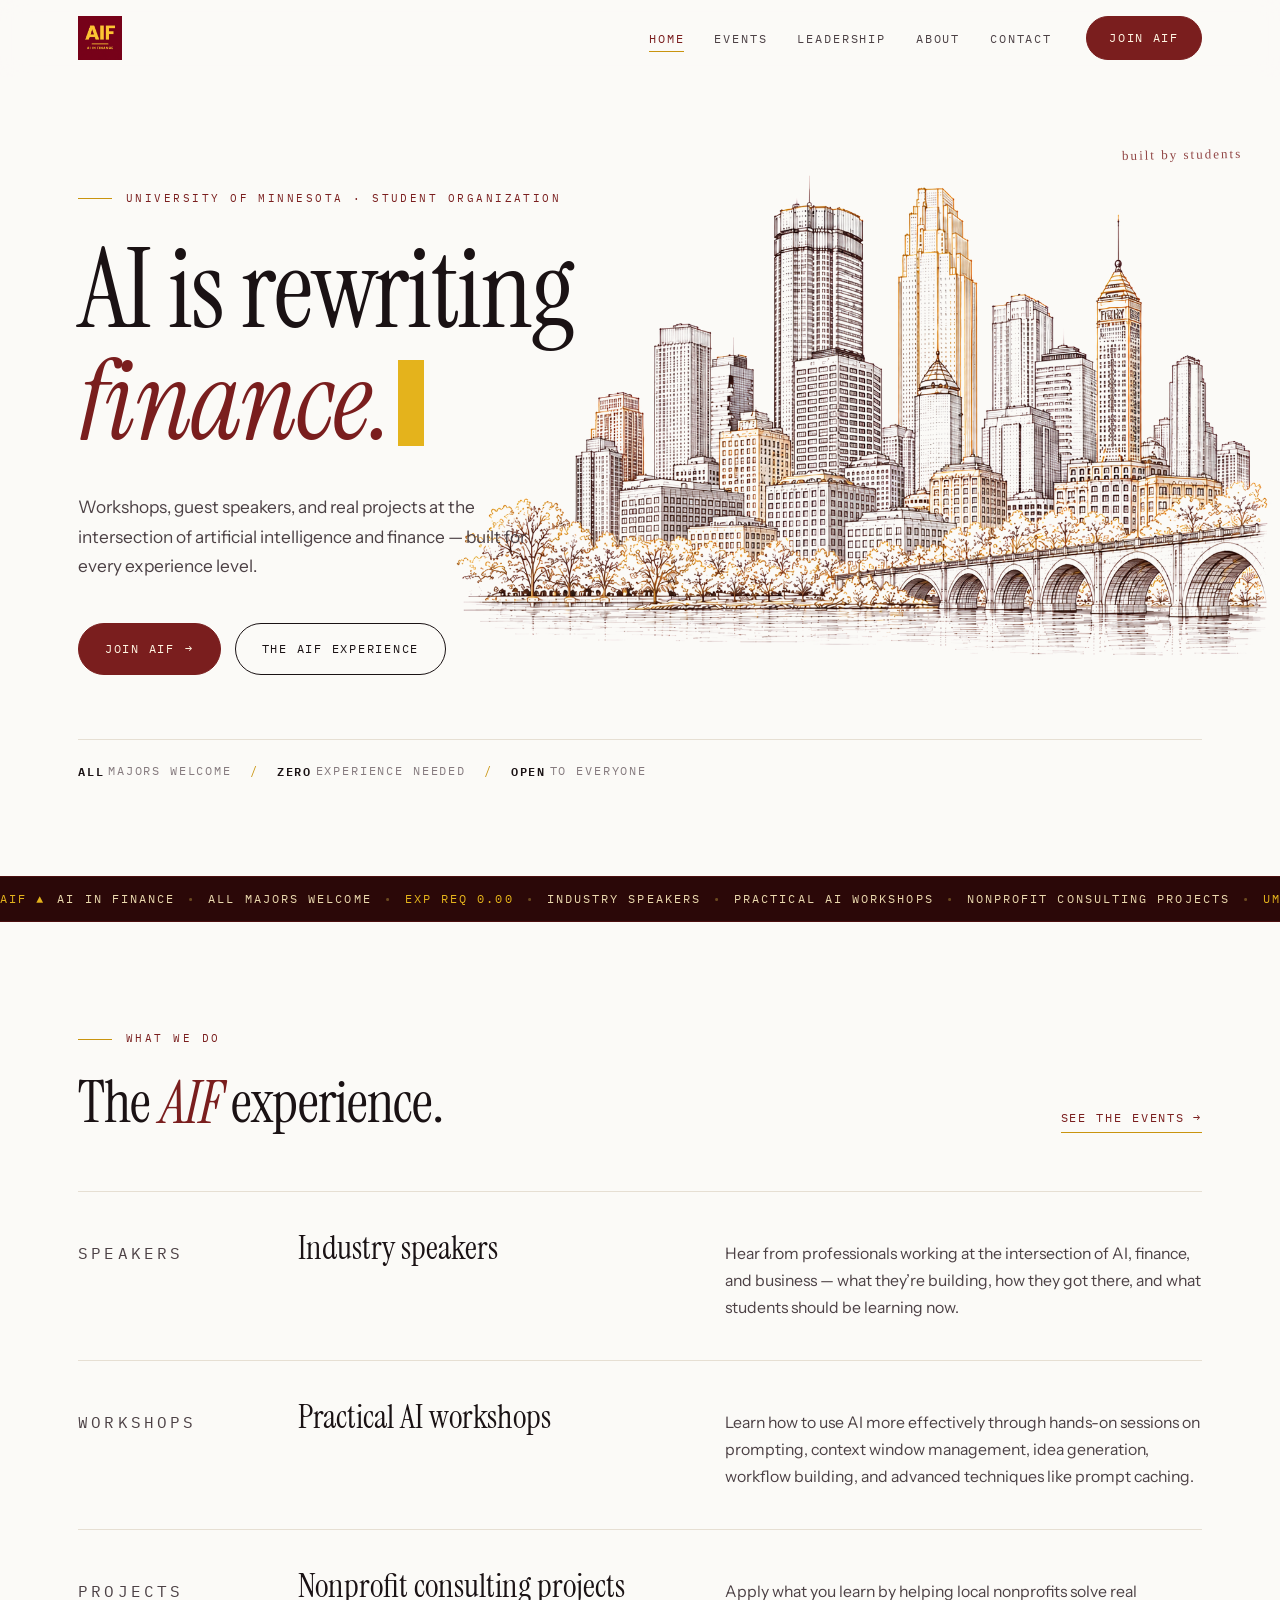
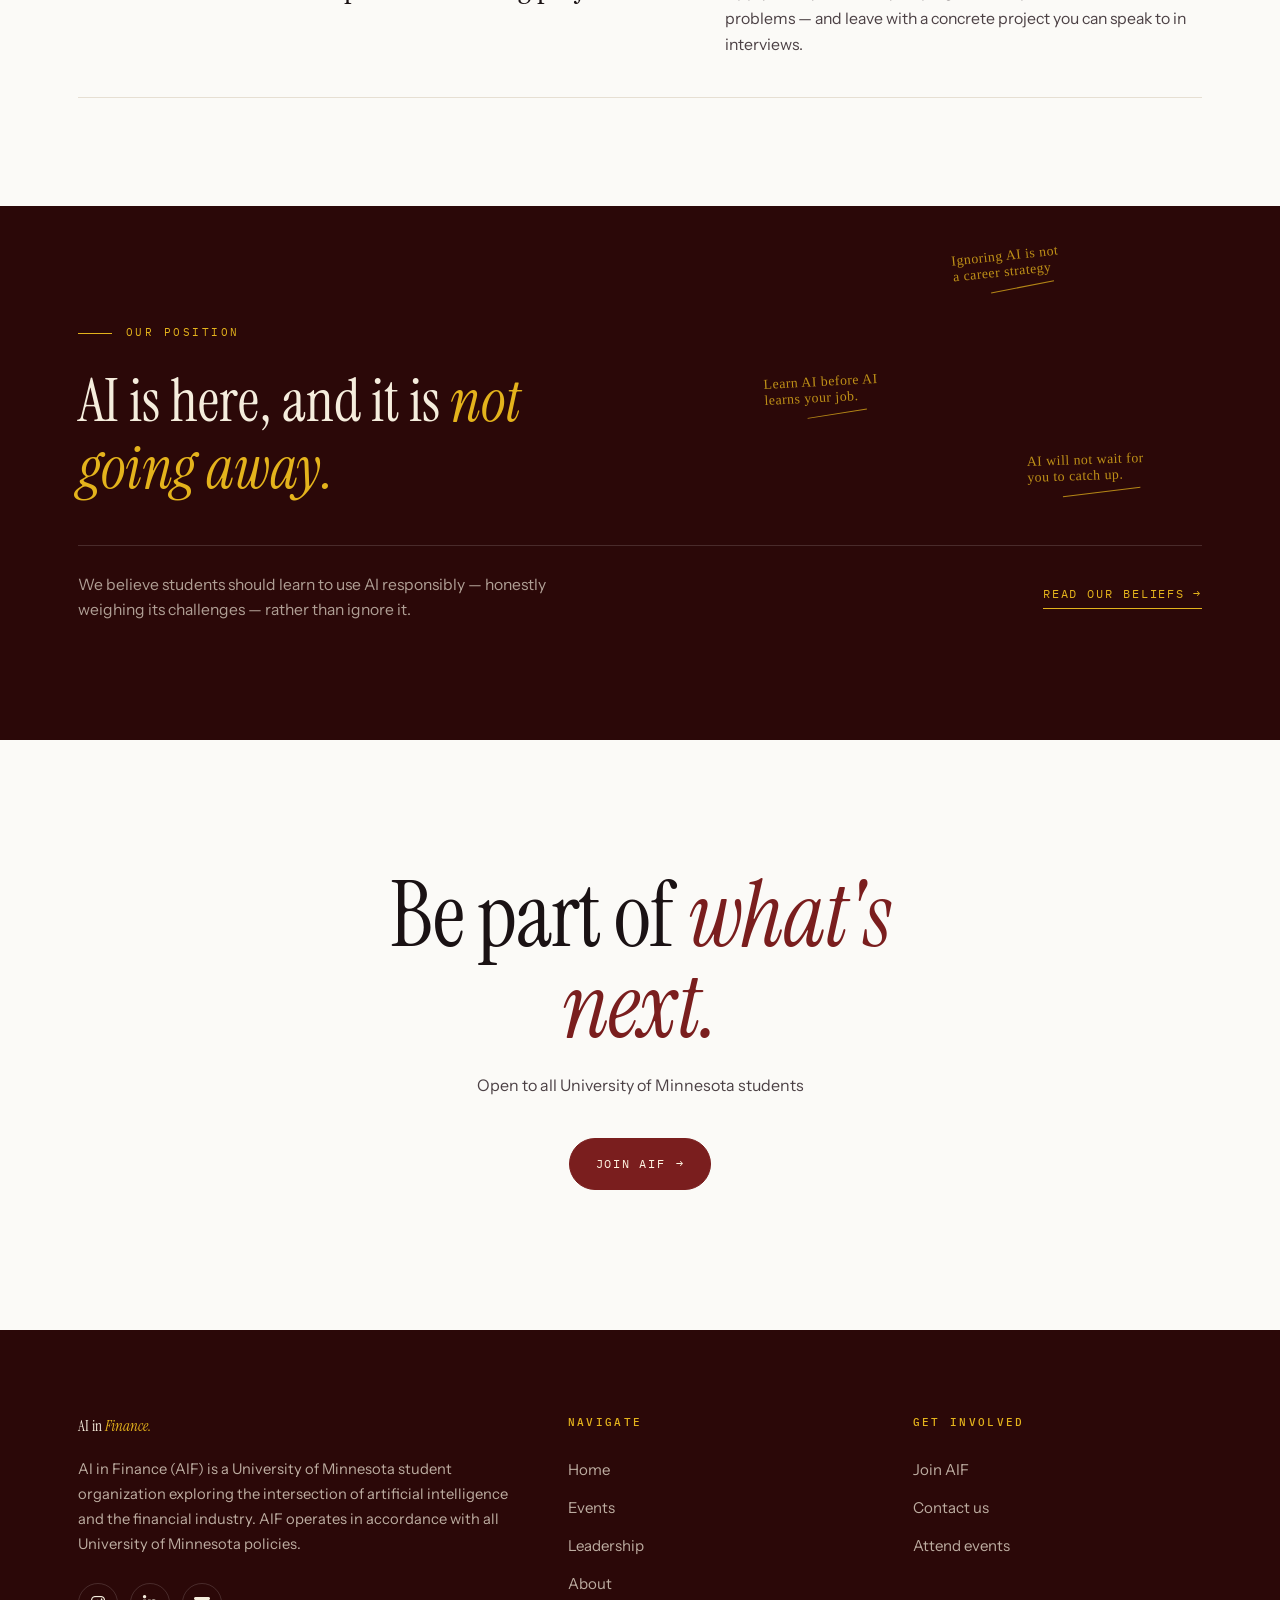
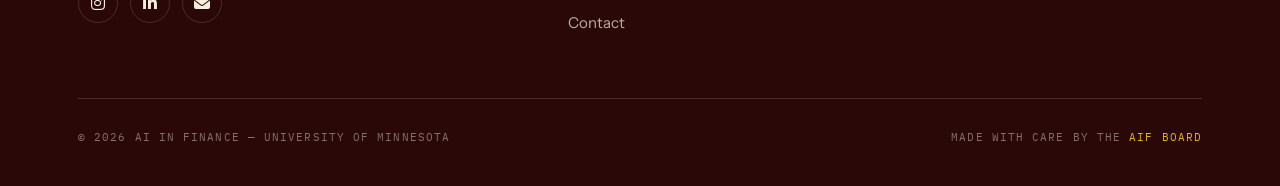
<file: index.html>
<!DOCTYPE html>
<html lang="en">
<head>
  <meta charset="UTF-8" />
  <meta name="viewport" content="width=device-width, initial-scale=1.0" />
  <title>AI in Finance — University of Minnesota</title>
  <meta name="description" content="AI in Finance (AIF) is a University of Minnesota student organization exploring how artificial intelligence is reshaping markets, investing, and the future of money. Open to all majors." />
  <link rel="icon" type="image/png" href="assets/images/brand/aif-logo.png" />
  <link rel="stylesheet" href="style.css" />
  <link rel="preconnect" href="https://fonts.googleapis.com" />
  <link rel="preconnect" href="https://fonts.gstatic.com" crossorigin />
  <link href="https://fonts.googleapis.com/css2?family=Instrument+Serif:ital@0;1&family=Instrument+Sans:wght@400;500;600&family=IBM+Plex+Mono:wght@400;500&display=swap" rel="stylesheet" />
  <link rel="stylesheet" href="https://cdnjs.cloudflare.com/ajax/libs/font-awesome/6.5.0/css/all.min.css" />
</head>
<body>

  <!-- NAVBAR -->
  <nav class="navbar">
    <div class="container navbar-inner">
      <a href="index.html" class="navbar-logo" aria-label="AI in Finance — University of Minnesota, home">
        <img src="assets/images/brand/aif-logo.png" alt="AI in Finance — University of Minnesota" class="navbar-logo-img" />
      </a>
      <div class="navbar-right">
        <ul class="navbar-links">
          <li><a href="index.html">Home</a></li>
          <li><a href="events.html">Events</a></li>
          <li><a href="team.html">Leadership</a></li>
          <li><a href="about.html">About</a></li>
          <li><a href="contact.html">Contact</a></li>
        </ul>
        <a href="contact.html" class="btn btn-solid navbar-cta">Join AIF</a>
      </div>
      <button class="hamburger" id="hamburger" aria-label="Menu">
        <span></span><span></span><span></span>
      </button>
    </div>
    <div class="mobile-menu" id="mobileMenu" style="display:none;">
      <a href="index.html">Home</a>
      <a href="events.html">Events</a>
      <a href="team.html">Leadership</a>
      <a href="about.html">About</a>
      <a href="contact.html">Contact</a>
    </div>
  </nav>

  <!-- HERO -->
  <header class="hero">
    <div class="container">
      <p class="eyebrow">University of Minnesota · Student Organization</p>
      <h1 class="display">
        AI is rewriting<br />
        <span class="rewrite-wrap"><span class="rewrite" id="rewriteWord">finance.</span><span class="caret" aria-hidden="true"></span></span>
      </h1>
      <p class="hero-lead">Workshops, guest speakers, and real projects at the intersection of artificial intelligence and finance — built for every experience level.</p>
      <div class="hero-actions">
        <a href="contact.html" class="btn btn-solid">Join AIF <span class="arrow">→</span></a>
        <a href="#experience" class="btn btn-ghost">The AIF experience</a>
      </div>
      <div class="hero-skyline" aria-hidden="true">
        <img src="assets/images/heroes/minneapolis-skyline.png" alt="" />
      </div>
      <div class="hero-student-note" aria-hidden="true">built by students</div>
      <div class="hero-facts" aria-label="Membership facts">
        <span><b>All</b> majors welcome</span>
        <span><b>Zero</b> experience needed</span>
        <span><b>Open</b> to everyone</span>
      </div>
    </div>
  </header>

  <!-- TICKER -->
  <div class="ticker" aria-hidden="true">
    <div class="ticker-track">
      <div class="ticker-group">
        <span class="up">AIF ▲</span><span>AI in Finance</span><span class="dot"></span>
        <span>All majors welcome</span><span class="dot"></span>
        <span class="up">EXP REQ 0.00</span><span class="dot"></span>
        <span>Industry speakers</span><span class="dot"></span>
        <span>Practical AI workshops</span><span class="dot"></span>
        <span>Nonprofit consulting projects</span><span class="dot"></span>
        <span class="up">UMN ▲</span><span>University of Minnesota</span><span class="dot"></span>
      </div>
    </div>
  </div>

  <!-- EXPERIENCE -->
  <section class="section" id="experience">
    <div class="container">
      <div class="section-head reveal">
        <div>
          <p class="eyebrow">What we do</p>
          <h2 class="display">The <em>AIF</em> experience.</h2>
        </div>
        <a href="events.html" class="link-plain">See the events <span>→</span></a>
      </div>

      <div class="ledger">
        <article class="ledger-row reveal">
          <p class="ledger-tag">Speakers</p>
          <h3>Industry speakers</h3>
          <p>Hear from professionals working at the intersection of AI, finance, and business — what they’re building, how they got there, and what students should be learning now.</p>
        </article>
        <article class="ledger-row reveal">
          <p class="ledger-tag">Workshops</p>
          <h3>Practical AI workshops</h3>
          <p>Learn how to use AI more effectively through hands-on sessions on prompting, context window management, idea generation, workflow building, and advanced techniques like prompt caching.</p>
        </article>
        <article class="ledger-row reveal">
          <p class="ledger-tag">Projects</p>
          <h3>Nonprofit consulting projects</h3>
          <p>Apply what you learn by helping local nonprofits solve real problems — and leave with a concrete project you can speak to in interviews.</p>
        </article>
      </div>
    </div>
  </section>

  <!-- BELIEF BAND -->
  <section class="belief-band">
    <div class="container">
      <p class="eyebrow reveal">Our position</p>
      <blockquote class="reveal">AI is here, and it is <em>not going away.</em></blockquote>
      <div class="belief-notes" aria-hidden="true">
        <div class="belief-note belief-note-top">Ignoring AI is not<br />a career strategy</div>
        <div class="belief-note belief-note-middle">Learn AI before AI<br />learns your job.</div>
        <div class="belief-note belief-note-lower">AI will not wait for<br />you to catch up.</div>
      </div>
      <div class="band-foot reveal">
        <p>We believe students should learn to use AI responsibly — honestly weighing its challenges — rather than ignore it.</p>
        <a href="about.html" class="link-plain">Read our beliefs <span>→</span></a>
      </div>
    </div>
  </section>

  <!-- JOIN CTA -->
  <section class="join-cta">
    <div class="container">
      <h2 class="display reveal">Be part of <em>what's next.</em></h2>
      <p class="reveal">Open to all University of Minnesota students</p>
      <a href="contact.html" class="btn btn-solid reveal">Join AIF <span class="arrow">→</span></a>
    </div>
  </section>

  <!-- FOOTER -->
  <footer class="footer">
    <div class="container">
      <div class="footer-grid">
        <div class="footer-brand">
          <p class="footer-word">AI in <em>Finance.</em></p>
          <p>AI in Finance (AIF) is a University of Minnesota student organization exploring the intersection of artificial intelligence and the financial industry. AIF operates in accordance with all University of Minnesota policies.</p>
          <div class="footer-social">
            <a href="https://instagram.com/aifclub_umn" target="_blank" rel="noopener" aria-label="Instagram"><i class="fa-brands fa-instagram"></i></a>
            <a href="https://www.linkedin.com/company/umnaif" target="_blank" rel="noopener" aria-label="LinkedIn"><i class="fa-brands fa-linkedin-in"></i></a>
            <a href="mailto:aif@umn.edu" aria-label="Email"><i class="fa-solid fa-envelope"></i></a>
          </div>
        </div>
        <div class="footer-col">
          <h5>Navigate</h5>
          <a href="index.html">Home</a>
          <a href="events.html">Events</a>
          <a href="team.html">Leadership</a>
          <a href="about.html">About</a>
          <a href="contact.html">Contact</a>
        </div>
        <div class="footer-col">
          <h5>Get involved</h5>
          <a href="contact.html">Join AIF</a>
          <a href="contact.html">Contact us</a>
          <a href="events.html">Attend events</a>
        </div>
      </div>
      <div class="footer-bottom">
        <p>© 2026 AI in Finance — University of Minnesota</p>
        <p>Made with care by the <span>AIF Board</span></p>
      </div>
    </div>
  </footer>

  <script src="script.js"></script>
</body>
</html>
</file>
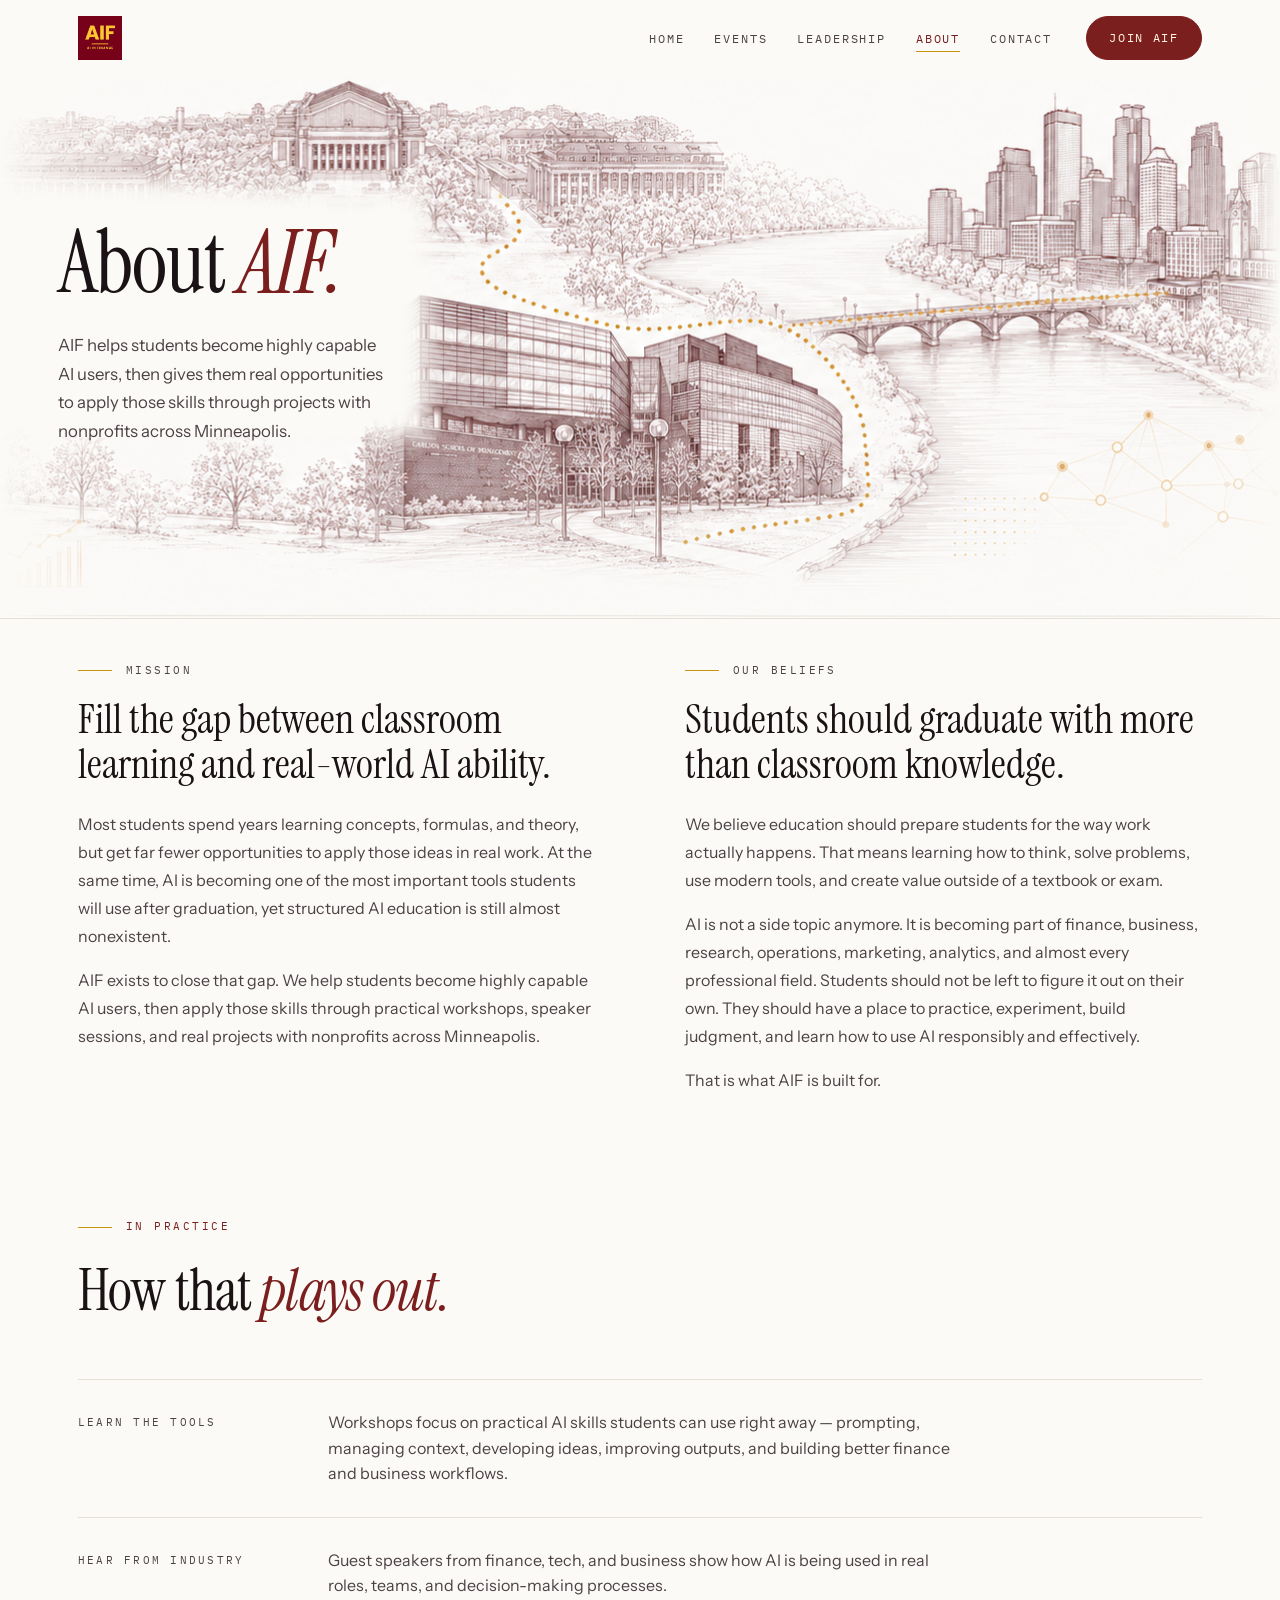
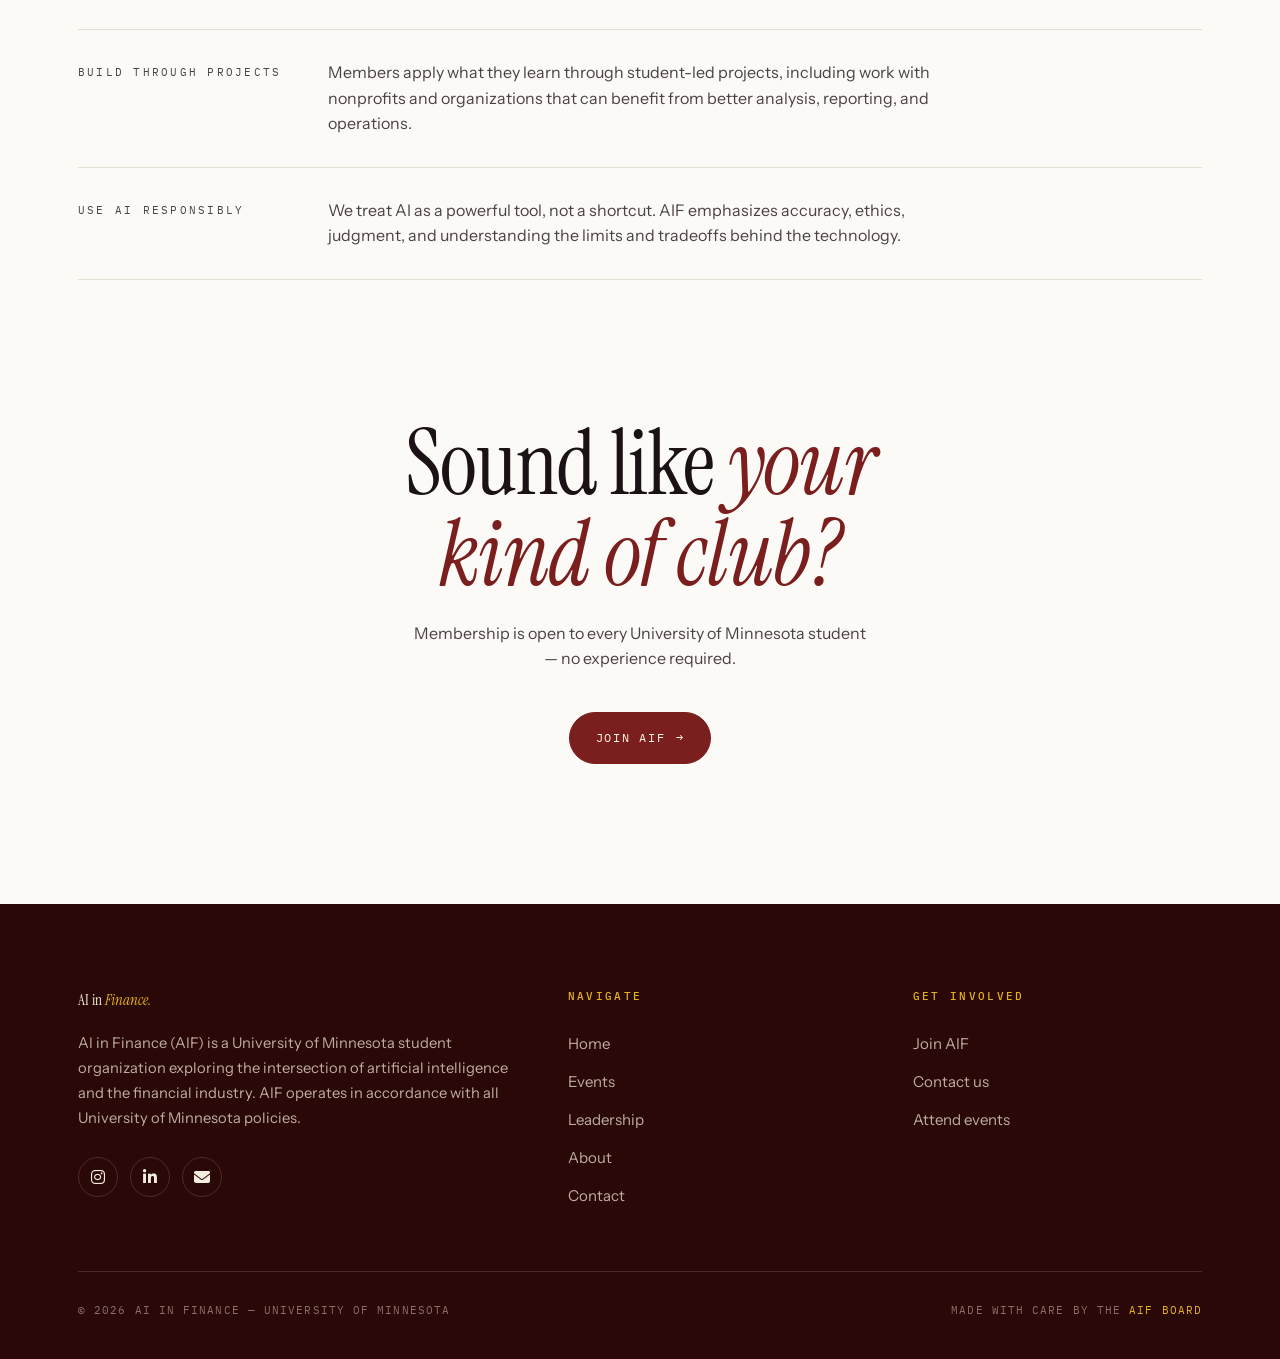
<file: about.html>
<!DOCTYPE html>
<html lang="en">
<head>
  <meta charset="UTF-8" />
  <meta name="viewport" content="width=device-width, initial-scale=1.0" />
  <title>About — AI in Finance | University of Minnesota</title>
  <meta name="description" content="AIF builds AI literacy for students pursuing careers in finance, business, and beyond." />
  <link rel="icon" type="image/png" href="assets/images/brand/aif-logo.png" />
  <link rel="stylesheet" href="style.css" />
  <link rel="preconnect" href="https://fonts.googleapis.com" />
  <link rel="preconnect" href="https://fonts.gstatic.com" crossorigin />
  <link href="https://fonts.googleapis.com/css2?family=Instrument+Serif:ital@0;1&family=Instrument+Sans:wght@400;500;600&family=IBM+Plex+Mono:wght@400;500&display=swap" rel="stylesheet" />
  <link rel="stylesheet" href="https://cdnjs.cloudflare.com/ajax/libs/font-awesome/6.5.0/css/all.min.css" />
</head>
<body class="about-page">

  <!-- NAVBAR -->
  <nav class="navbar">
    <div class="container navbar-inner">
      <a href="index.html" class="navbar-logo" aria-label="AI in Finance — University of Minnesota, home">
        <img src="assets/images/brand/aif-logo.png" alt="AI in Finance — University of Minnesota" class="navbar-logo-img" />
      </a>
      <div class="navbar-right">
        <ul class="navbar-links">
          <li><a href="index.html">Home</a></li>
          <li><a href="events.html">Events</a></li>
          <li><a href="team.html">Leadership</a></li>
          <li><a href="about.html">About</a></li>
          <li><a href="contact.html">Contact</a></li>
        </ul>
        <a href="contact.html" class="btn btn-solid navbar-cta">Join AIF</a>
      </div>
      <button class="hamburger" id="hamburger" aria-label="Menu">
        <span></span><span></span><span></span>
      </button>
    </div>
    <div class="mobile-menu" id="mobileMenu" style="display:none;">
      <a href="index.html">Home</a>
      <a href="events.html">Events</a>
      <a href="team.html">Leadership</a>
      <a href="about.html">About</a>
      <a href="contact.html">Contact</a>
    </div>
  </nav>

  <!-- PAGE HERO -->
  <section class="page-hero about-fixed-hero" aria-label="About AIF">
    <div class="about-fixed-hero-illustration" aria-hidden="true">
      <img src="assets/images/sketches/about-current-hero.png" alt="" loading="eager" fetchpriority="high" />
    </div>
    <div class="container about-fixed-hero-content">
      <div class="about-fixed-hero-copy">
        <p class="eyebrow about-fixed-hero-eyebrow">WHO WE ARE</p>
        <h1 class="display">About <em>AIF.</em></h1>
        <p class="page-lead">AIF helps students become highly capable AI users, then gives them real opportunities to apply those skills through projects with nonprofits across Minneapolis.</p>
      </div>
    </div>
  </section>

  <!-- MISSION + BELIEFS -->
  <section class="section about-core-section">
    <div class="container">
      <div class="about-grid">
        <div class="reveal">
          <p class="eyebrow">Mission</p>
          <h2>Fill the gap between classroom learning and real-world AI ability.</h2>
          <p>Most students spend years learning concepts, formulas, and theory, but get far fewer opportunities to apply those ideas in real work. At the same time, AI is becoming one of the most important tools students will use after graduation, yet structured AI education is still almost nonexistent.</p>
          <p>AIF exists to close that gap. We help students become highly capable AI users, then apply those skills through practical workshops, speaker sessions, and real projects with nonprofits across Minneapolis.</p>
        </div>
        <div class="reveal">
          <p class="eyebrow">Our beliefs</p>
          <h2>Students should graduate with more than classroom knowledge.</h2>
          <p>We believe education should prepare students for the way work actually happens. That means learning how to think, solve problems, use modern tools, and create value outside of a textbook or exam.</p>
          <p>AI is not a side topic anymore. It is becoming part of finance, business, research, operations, marketing, analytics, and almost every professional field. Students should not be left to figure it out on their own. They should have a place to practice, experiment, build judgment, and learn how to use AI responsibly and effectively.</p>
          <p>That is what AIF is built for.</p>
        </div>
      </div>
    </div>
  </section>

  <!-- HOW WE OPERATE -->
  <section class="section" style="padding-top: 0;">
    <div class="container">
      <div class="section-head reveal">
        <div>
          <p class="eyebrow">IN PRACTICE</p>
          <h2 class="display">How that <em>plays out.</em></h2>
        </div>
      </div>
      <div class="about-principles">
        <div class="principle reveal">
          <p class="ledger-tag">LEARN THE TOOLS</p>
          <p>Workshops focus on practical AI skills students can use right away — prompting, managing context, developing ideas, improving outputs, and building better finance and business workflows.</p>
        </div>
        <div class="principle reveal">
          <p class="ledger-tag">HEAR FROM INDUSTRY</p>
          <p>Guest speakers from finance, tech, and business show how AI is being used in real roles, teams, and decision-making processes.</p>
        </div>
        <div class="principle reveal">
          <p class="ledger-tag">BUILD THROUGH PROJECTS</p>
          <p>Members apply what they learn through student-led projects, including work with nonprofits and organizations that can benefit from better analysis, reporting, and operations.</p>
        </div>
        <div class="principle reveal">
          <p class="ledger-tag">USE AI RESPONSIBLY</p>
          <p>We treat AI as a powerful tool, not a shortcut. AIF emphasizes accuracy, ethics, judgment, and understanding the limits and tradeoffs behind the technology.</p>
        </div>
      </div>
    </div>
  </section>

  <!-- JOIN CTA -->
  <section class="join-cta" style="padding-top: 30px;">
    <div class="container">
      <h2 class="display reveal">Sound like <em>your kind of club?</em></h2>
      <p class="reveal">Membership is open to every University of Minnesota student — no experience required.</p>
      <a href="contact.html" class="btn btn-solid reveal">Join AIF <span class="arrow">→</span></a>
    </div>
  </section>

  <!-- FOOTER -->
  <footer class="footer">
    <div class="container">
      <div class="footer-grid">
        <div class="footer-brand">
          <p class="footer-word">AI in <em>Finance.</em></p>
          <p>AI in Finance (AIF) is a University of Minnesota student organization exploring the intersection of artificial intelligence and the financial industry. AIF operates in accordance with all University of Minnesota policies.</p>
          <div class="footer-social">
            <a href="https://instagram.com/aifclub_umn" target="_blank" rel="noopener" aria-label="Instagram"><i class="fa-brands fa-instagram"></i></a>
            <a href="https://www.linkedin.com/company/umnaif" target="_blank" rel="noopener" aria-label="LinkedIn"><i class="fa-brands fa-linkedin-in"></i></a>
            <a href="mailto:aif@umn.edu" aria-label="Email"><i class="fa-solid fa-envelope"></i></a>
          </div>
        </div>
        <div class="footer-col">
          <h5>Navigate</h5>
          <a href="index.html">Home</a>
          <a href="events.html">Events</a>
          <a href="team.html">Leadership</a>
          <a href="about.html">About</a>
          <a href="contact.html">Contact</a>
        </div>
        <div class="footer-col">
          <h5>Get involved</h5>
          <a href="contact.html">Join AIF</a>
          <a href="contact.html">Contact us</a>
          <a href="events.html">Attend events</a>
        </div>
      </div>
      <div class="footer-bottom">
        <p>© 2026 AI in Finance — University of Minnesota</p>
        <p>Made with care by the <span>AIF Board</span></p>
      </div>
    </div>
  </footer>

  <script src="script.js"></script>
</body>
</html>
</file>
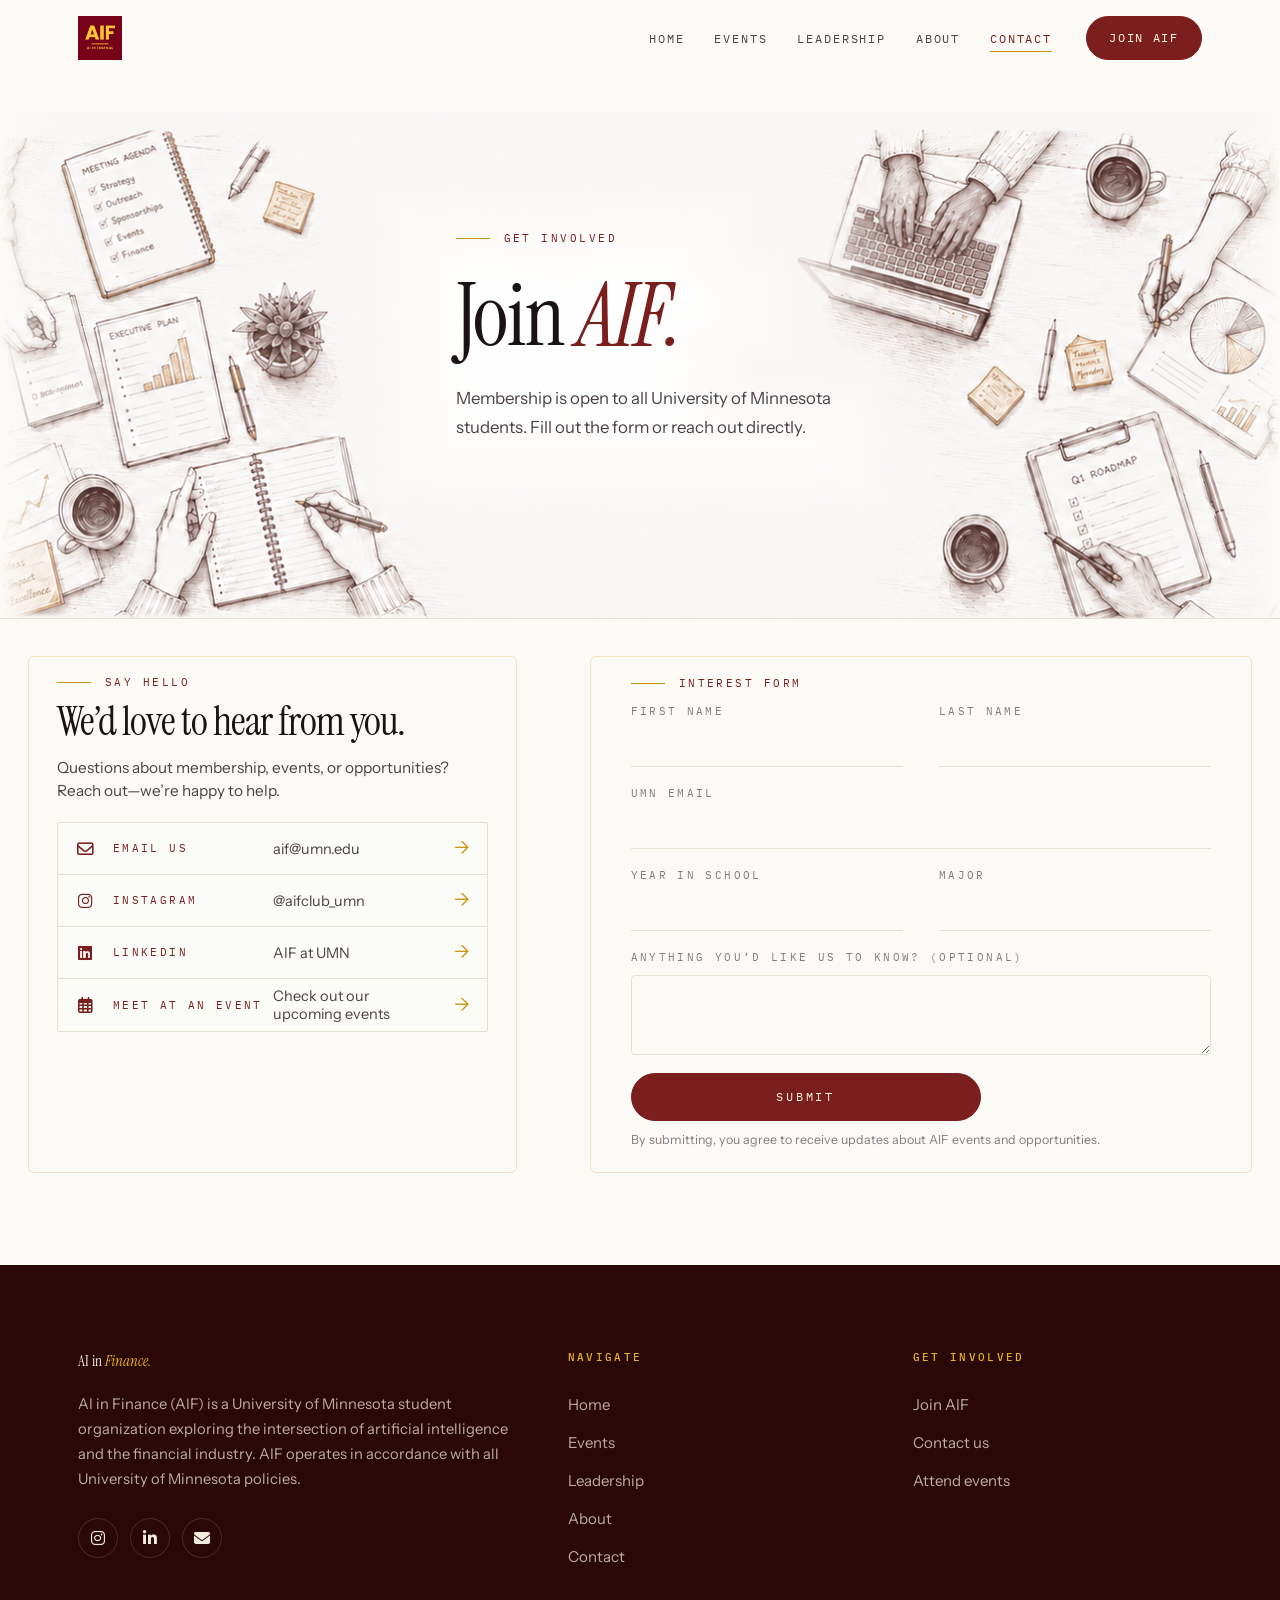
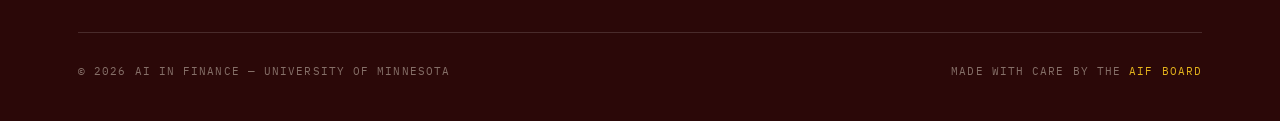
<file: contact.html>
<!DOCTYPE html>
<html lang="en">
<head>
  <meta charset="UTF-8" />
  <meta name="viewport" content="width=device-width, initial-scale=1.0" />
  <title>Join — AI in Finance | University of Minnesota</title>
  <meta name="description" content="Join AI in Finance (AIF) at the University of Minnesota. Open to all majors — no experience needed." />
  <link rel="icon" type="image/png" href="assets/images/brand/aif-logo.png" />
  <link rel="stylesheet" href="style.css" />
  <link rel="preconnect" href="https://fonts.googleapis.com" />
  <link rel="preconnect" href="https://fonts.gstatic.com" crossorigin />
  <link href="https://fonts.googleapis.com/css2?family=Instrument+Serif:ital@0;1&family=Instrument+Sans:wght@400;500;600&family=IBM+Plex+Mono:wght@400;500&display=swap" rel="stylesheet" />
  <link rel="stylesheet" href="https://cdnjs.cloudflare.com/ajax/libs/font-awesome/6.5.0/css/all.min.css" />
</head>
<body class="contact-page">

  <!-- NAVBAR -->
  <nav class="navbar">
    <div class="container navbar-inner">
      <a href="index.html" class="navbar-logo" aria-label="AI in Finance — University of Minnesota, home">
        <img src="assets/images/brand/aif-logo.png" alt="AI in Finance — University of Minnesota" class="navbar-logo-img" />
      </a>
      <div class="navbar-right">
        <ul class="navbar-links">
          <li><a href="index.html">Home</a></li>
          <li><a href="events.html">Events</a></li>
          <li><a href="team.html">Leadership</a></li>
          <li><a href="about.html">About</a></li>
          <li><a href="contact.html">Contact</a></li>
        </ul>
        <a href="contact.html" class="btn btn-solid navbar-cta">Join AIF</a>
      </div>
      <button class="hamburger" id="hamburger" aria-label="Menu">
        <span></span><span></span><span></span>
      </button>
    </div>
    <div class="mobile-menu" id="mobileMenu" style="display:none;">
      <a href="index.html">Home</a>
      <a href="events.html">Events</a>
      <a href="team.html">Leadership</a>
      <a href="about.html">About</a>
      <a href="contact.html">Contact</a>
    </div>
  </nav>

  <!-- PAGE HERO -->
  <section class="page-hero join-map-hero" aria-label="Join AIF">
    <div class="join-hero-illustration" aria-hidden="true">
      <img src="assets/images/sketches/join-tabletop-hero.png" alt="" loading="eager" fetchpriority="high" />
    </div>
    <div class="container join-hero-content">
      <p class="eyebrow">Get involved</p>
      <h1 class="display">Join <em>AIF.</em></h1>
      <p class="page-lead">Membership is open to all University of Minnesota students. Fill out the form or reach out directly.</p>
    </div>
  </section>

  <!-- CONTACT -->
  <section class="section contact-lower" aria-label="Contact AIF and submit interest form">
    <div class="container">
      <div class="contact-lower-grid">

        <!-- Say hello -->
        <div class="contact-lower-panel contact-hello-panel reveal">
          <p class="eyebrow">Say hello</p>
          <h2>We’d love to hear from you.</h2>
          <p class="contact-lower-copy">Questions about membership, events, or opportunities?<br />Reach out—we’re happy to help.</p>

          <div class="contact-links-card" aria-label="AIF contact links">
            <a class="contact-link-row" href="mailto:aif@umn.edu">
              <span class="contact-link-icon" aria-hidden="true"><i class="fa-regular fa-envelope"></i></span>
              <span class="contact-link-label">Email us</span>
              <span class="contact-link-value">aif@umn.edu</span>
              <span class="contact-link-arrow" aria-hidden="true">→</span>
            </a>

            <a class="contact-link-row" href="https://instagram.com/aifclub_umn" target="_blank" rel="noopener">
              <span class="contact-link-icon" aria-hidden="true"><i class="fa-brands fa-instagram"></i></span>
              <span class="contact-link-label">Instagram</span>
              <span class="contact-link-value">@aifclub_umn</span>
              <span class="contact-link-arrow" aria-hidden="true">→</span>
            </a>

            <a class="contact-link-row" href="https://www.linkedin.com/company/umnaif" target="_blank" rel="noopener">
              <span class="contact-link-icon" aria-hidden="true"><i class="fa-brands fa-linkedin"></i></span>
              <span class="contact-link-label">LinkedIn</span>
              <span class="contact-link-value">AIF at UMN</span>
              <span class="contact-link-arrow" aria-hidden="true">→</span>
            </a>

            <a class="contact-link-row" href="events.html">
              <span class="contact-link-icon" aria-hidden="true"><i class="fa-regular fa-calendar-days"></i></span>
              <span class="contact-link-label">Meet at an event</span>
              <span class="contact-link-value">Check out our upcoming events</span>
              <span class="contact-link-arrow" aria-hidden="true">→</span>
            </a>
          </div>
        </div>

        <!-- Interest form -->
        <div class="contact-form-panel reveal">
          <p class="eyebrow">Interest form</p>
          <form id="joinForm" class="contact-interest-form">
            <div class="contact-form-field">
              <label for="firstName">First name</label>
              <input type="text" id="firstName" name="firstName" autocomplete="given-name" required />
            </div>

            <div class="contact-form-field">
              <label for="lastName">Last name</label>
              <input type="text" id="lastName" name="lastName" autocomplete="family-name" required />
            </div>

            <div class="contact-form-field full">
              <label for="email">UMN email</label>
              <input type="email" id="email" name="email" autocomplete="email" required />
            </div>

            <div class="contact-form-field">
              <label for="year">Year in school</label>
              <input type="text" id="year" name="year" />
            </div>

            <div class="contact-form-field">
              <label for="major">Major</label>
              <input type="text" id="major" name="major" />
            </div>

            <div class="contact-form-field full">
              <label for="message">Anything you’d like us to know? (optional)</label>
              <textarea id="message" name="message" rows="3"></textarea>
            </div>

            <div class="contact-form-submit">
              <button type="submit" class="btn btn-solid contact-submit-button">Submit</button>
            </div>

            <p class="contact-form-note">By submitting, you agree to receive updates about AIF events and opportunities.</p>
          </form>
        </div>

      </div>
    </div>
  </section>

  <!-- FOOTER -->
  <footer class="footer">
    <div class="container">
      <div class="footer-grid">
        <div class="footer-brand">
          <p class="footer-word">AI in <em>Finance.</em></p>
          <p>AI in Finance (AIF) is a University of Minnesota student organization exploring the intersection of artificial intelligence and the financial industry. AIF operates in accordance with all University of Minnesota policies.</p>
          <div class="footer-social">
            <a href="https://instagram.com/aifclub_umn" target="_blank" rel="noopener" aria-label="Instagram"><i class="fa-brands fa-instagram"></i></a>
            <a href="https://www.linkedin.com/company/umnaif" target="_blank" rel="noopener" aria-label="LinkedIn"><i class="fa-brands fa-linkedin-in"></i></a>
            <a href="mailto:aif@umn.edu" aria-label="Email"><i class="fa-solid fa-envelope"></i></a>
          </div>
        </div>
        <div class="footer-col">
          <h5>Navigate</h5>
          <a href="index.html">Home</a>
          <a href="events.html">Events</a>
          <a href="team.html">Leadership</a>
          <a href="about.html">About</a>
          <a href="contact.html">Contact</a>
        </div>
        <div class="footer-col">
          <h5>Get involved</h5>
          <a href="contact.html">Join AIF</a>
          <a href="contact.html">Contact us</a>
          <a href="events.html">Attend events</a>
        </div>
      </div>
      <div class="footer-bottom">
        <p>© 2026 AI in Finance — University of Minnesota</p>
        <p>Made with care by the <span>AIF Board</span></p>
      </div>
    </div>
  </footer>

  <script src="script.js"></script>
</body>
</html>
</file>
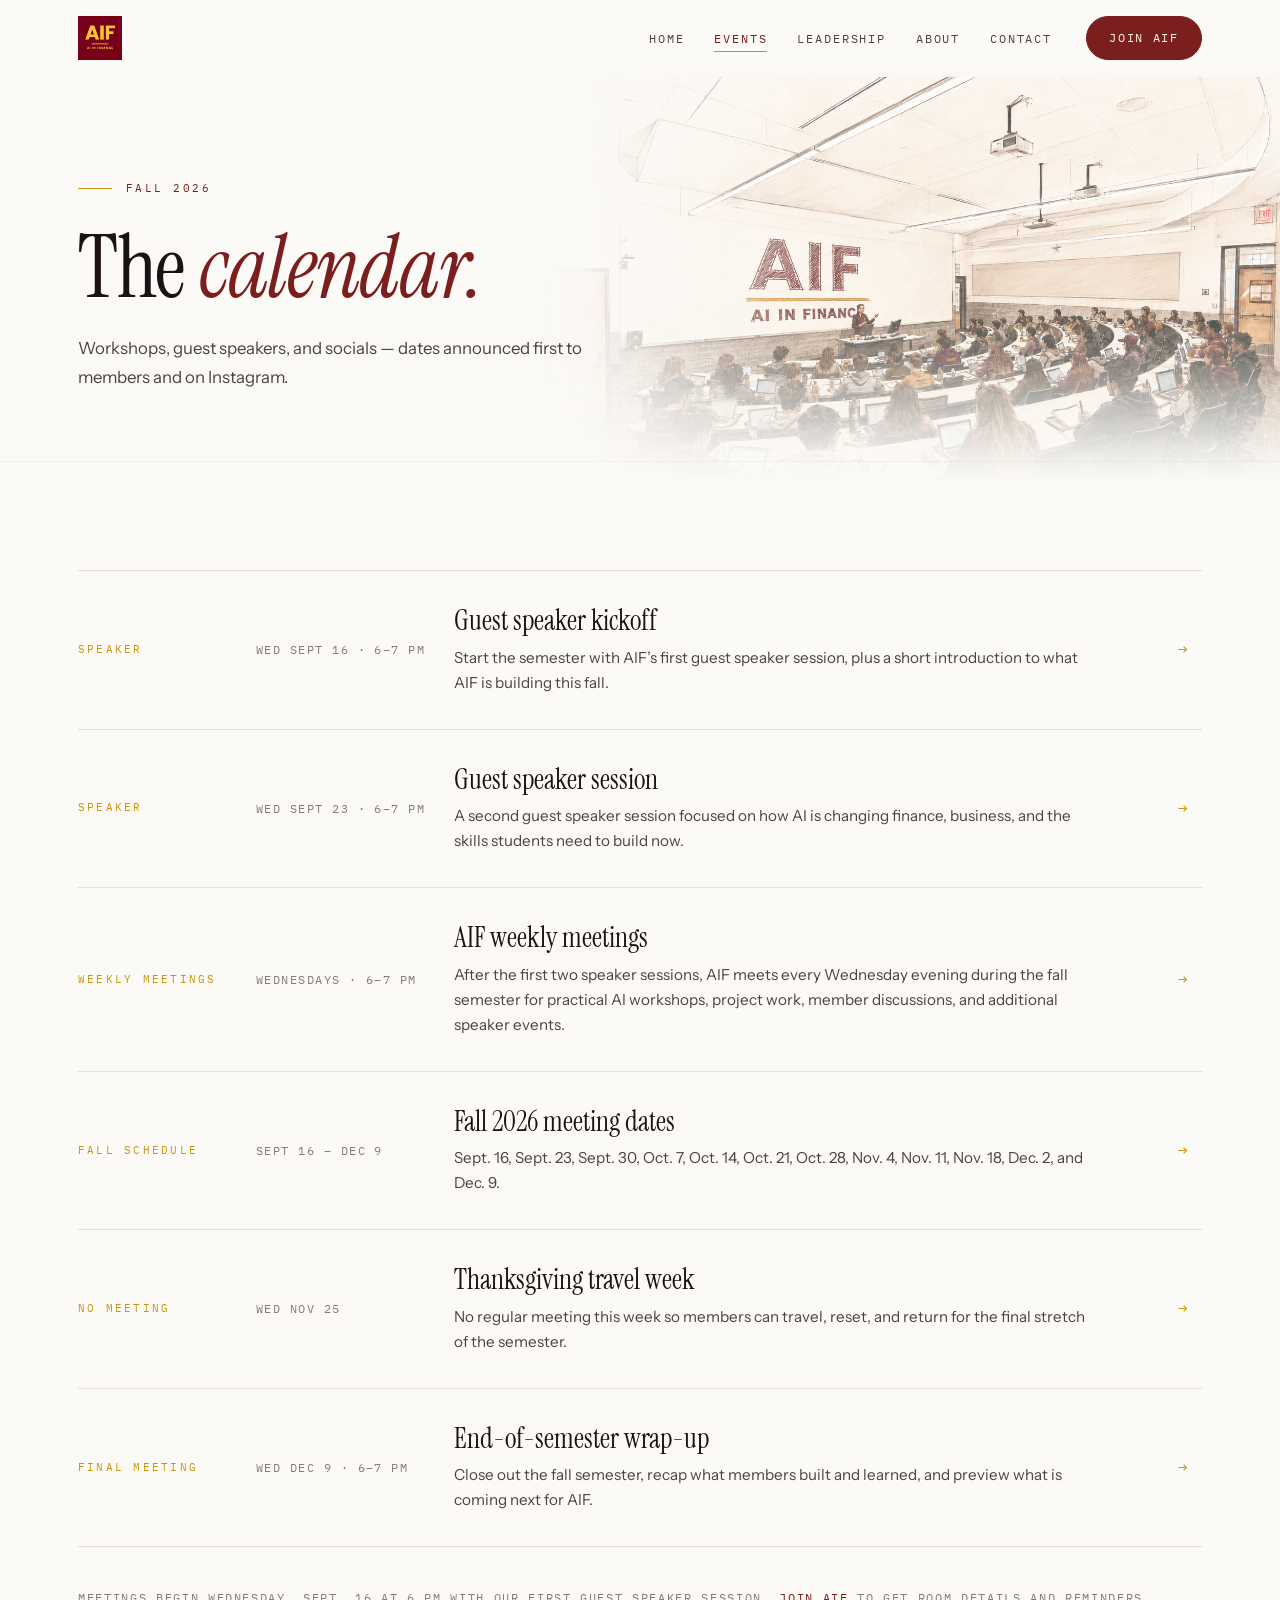
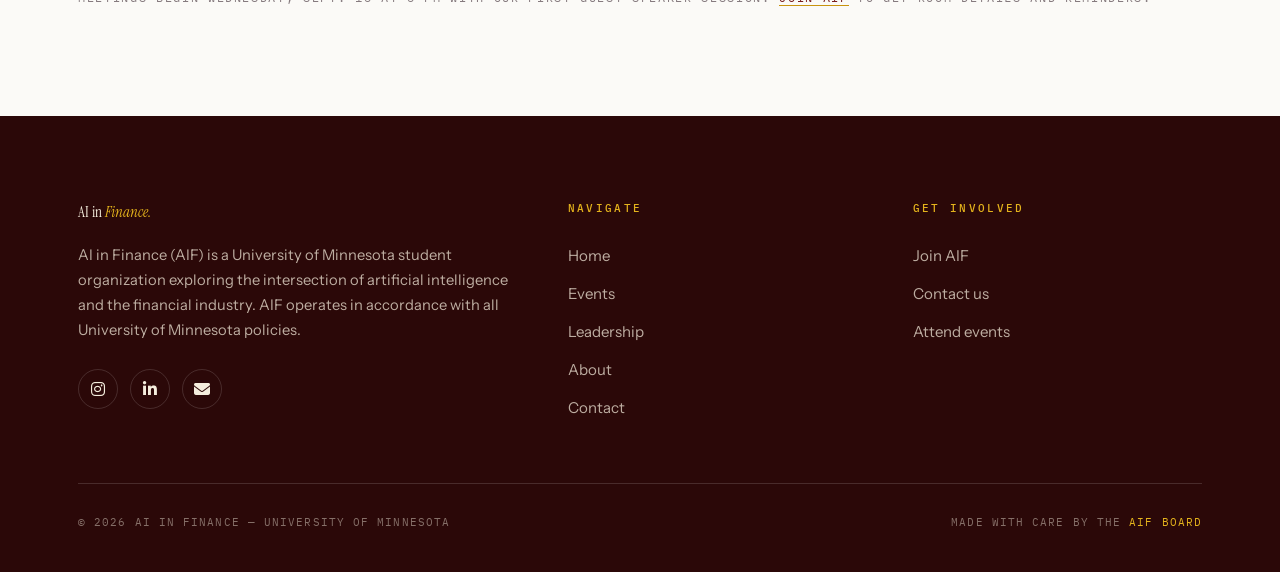
<file: events.html>
<!DOCTYPE html>
<html lang="en">
<head>
  <meta charset="UTF-8" />
  <meta name="viewport" content="width=device-width, initial-scale=1.0" />
  <title>Events — AI in Finance | University of Minnesota</title>
  <meta name="description" content="Upcoming AIF workshops, guest speakers, and socials at the University of Minnesota." />
  <link rel="icon" type="image/png" href="assets/images/brand/aif-logo.png" />
  <link rel="stylesheet" href="style.css" />
  <link rel="preconnect" href="https://fonts.googleapis.com" />
  <link rel="preconnect" href="https://fonts.gstatic.com" crossorigin />
  <link href="https://fonts.googleapis.com/css2?family=Instrument+Serif:ital@0;1&family=Instrument+Sans:wght@400;500;600&family=IBM+Plex+Mono:wght@400;500&display=swap" rel="stylesheet" />
  <link rel="stylesheet" href="https://cdnjs.cloudflare.com/ajax/libs/font-awesome/6.5.0/css/all.min.css" />
</head>
<body>

  <!-- NAVBAR -->
  <nav class="navbar">
    <div class="container navbar-inner">
      <a href="index.html" class="navbar-logo" aria-label="AI in Finance — University of Minnesota, home">
        <img src="assets/images/brand/aif-logo.png" alt="AI in Finance — University of Minnesota" class="navbar-logo-img" />
      </a>
      <div class="navbar-right">
        <ul class="navbar-links">
          <li><a href="index.html">Home</a></li>
          <li><a href="events.html">Events</a></li>
          <li><a href="team.html">Leadership</a></li>
          <li><a href="about.html">About</a></li>
          <li><a href="contact.html">Contact</a></li>
        </ul>
        <a href="contact.html" class="btn btn-solid navbar-cta">Join AIF</a>
      </div>
      <button class="hamburger" id="hamburger" aria-label="Menu">
        <span></span><span></span><span></span>
      </button>
    </div>
    <div class="mobile-menu" id="mobileMenu" style="display:none;">
      <a href="index.html">Home</a>
      <a href="events.html">Events</a>
      <a href="team.html">Leadership</a>
      <a href="about.html">About</a>
      <a href="contact.html">Contact</a>
    </div>
  </nav>

  <!-- PAGE HERO -->
  <section class="page-hero events-hero">
    <div class="events-hero-art" aria-hidden="true">
      <img src="assets/images/sketches/classroom-sketch.png" alt="" />
    </div>
    <div class="container">
      <p class="eyebrow">Fall 2026</p>
      <h1 class="display">The <em>calendar.</em></h1>
      <p class="page-lead">Workshops, guest speakers, and socials — dates announced first to members and on Instagram.</p>
    </div>
  </section>

  <!-- EVENT LEDGER -->
  <section class="section">
    <div class="container">
      <div class="event-list">

        <article class="event-row reveal">
          <p class="ledger-tag">SPEAKER</p>
          <p class="event-date">WED SEPT 16 · 6–7 PM</p>
          <div class="event-body">
            <h3>Guest speaker kickoff</h3>
            <p class="event-desc">Start the semester with AIF’s first guest speaker session, plus a short introduction to what AIF is building this fall.</p>
          </div>
          <span class="tick" aria-hidden="true">→</span>
        </article>

        <article class="event-row reveal">
          <p class="ledger-tag">SPEAKER</p>
          <p class="event-date">WED SEPT 23 · 6–7 PM</p>
          <div class="event-body">
            <h3>Guest speaker session</h3>
            <p class="event-desc">A second guest speaker session focused on how AI is changing finance, business, and the skills students need to build now.</p>
          </div>
          <span class="tick" aria-hidden="true">→</span>
        </article>

        <article class="event-row reveal">
          <p class="ledger-tag">WEEKLY MEETINGS</p>
          <p class="event-date">WEDNESDAYS · 6–7 PM</p>
          <div class="event-body">
            <h3>AIF weekly meetings</h3>
            <p class="event-desc">After the first two speaker sessions, AIF meets every Wednesday evening during the fall semester for practical AI workshops, project work, member discussions, and additional speaker events.</p>
          </div>
          <span class="tick" aria-hidden="true">→</span>
        </article>

        <article class="event-row reveal">
          <p class="ledger-tag">FALL SCHEDULE</p>
          <p class="event-date">SEPT 16 – DEC 9</p>
          <div class="event-body">
            <h3>Fall 2026 meeting dates</h3>
            <p class="event-desc">Sept. 16, Sept. 23, Sept. 30, Oct. 7, Oct. 14, Oct. 21, Oct. 28, Nov. 4, Nov. 11, Nov. 18, Dec. 2, and Dec. 9.</p>
          </div>
          <span class="tick" aria-hidden="true">→</span>
        </article>

        <article class="event-row reveal">
          <p class="ledger-tag">NO MEETING</p>
          <p class="event-date">WED NOV 25</p>
          <div class="event-body">
            <h3>Thanksgiving travel week</h3>
            <p class="event-desc">No regular meeting this week so members can travel, reset, and return for the final stretch of the semester.</p>
          </div>
          <span class="tick" aria-hidden="true">→</span>
        </article>

        <article class="event-row reveal">
          <p class="ledger-tag">FINAL MEETING</p>
          <p class="event-date">WED DEC 9 · 6–7 PM</p>
          <div class="event-body">
            <h3>End-of-semester wrap-up</h3>
            <p class="event-desc">Close out the fall semester, recap what members built and learned, and preview what is coming next for AIF.</p>
          </div>
          <span class="tick" aria-hidden="true">→</span>
        </article>

      </div>

      <p class="events-note reveal">Meetings begin Wednesday, Sept. 16 at 6 PM with our first guest speaker session. <a href="contact.html">Join AIF</a> to get room details and reminders.</p>
    </div>
  </section>

  <!-- FOOTER -->
  <footer class="footer">
    <div class="container">
      <div class="footer-grid">
        <div class="footer-brand">
          <p class="footer-word">AI in <em>Finance.</em></p>
          <p>AI in Finance (AIF) is a University of Minnesota student organization exploring the intersection of artificial intelligence and the financial industry. AIF operates in accordance with all University of Minnesota policies.</p>
          <div class="footer-social">
            <a href="https://instagram.com/aifclub_umn" target="_blank" rel="noopener" aria-label="Instagram"><i class="fa-brands fa-instagram"></i></a>
            <a href="https://www.linkedin.com/company/umnaif" target="_blank" rel="noopener" aria-label="LinkedIn"><i class="fa-brands fa-linkedin-in"></i></a>
            <a href="mailto:aif@umn.edu" aria-label="Email"><i class="fa-solid fa-envelope"></i></a>
          </div>
        </div>
        <div class="footer-col">
          <h5>Navigate</h5>
          <a href="index.html">Home</a>
          <a href="events.html">Events</a>
          <a href="team.html">Leadership</a>
          <a href="about.html">About</a>
          <a href="contact.html">Contact</a>
        </div>
        <div class="footer-col">
          <h5>Get involved</h5>
          <a href="contact.html">Join AIF</a>
          <a href="contact.html">Contact us</a>
          <a href="events.html">Attend events</a>
        </div>
      </div>
      <div class="footer-bottom">
        <p>© 2026 AI in Finance — University of Minnesota</p>
        <p>Made with care by the <span>AIF Board</span></p>
      </div>
    </div>
  </footer>

  <script src="script.js"></script>
</body>
</html>
</file>
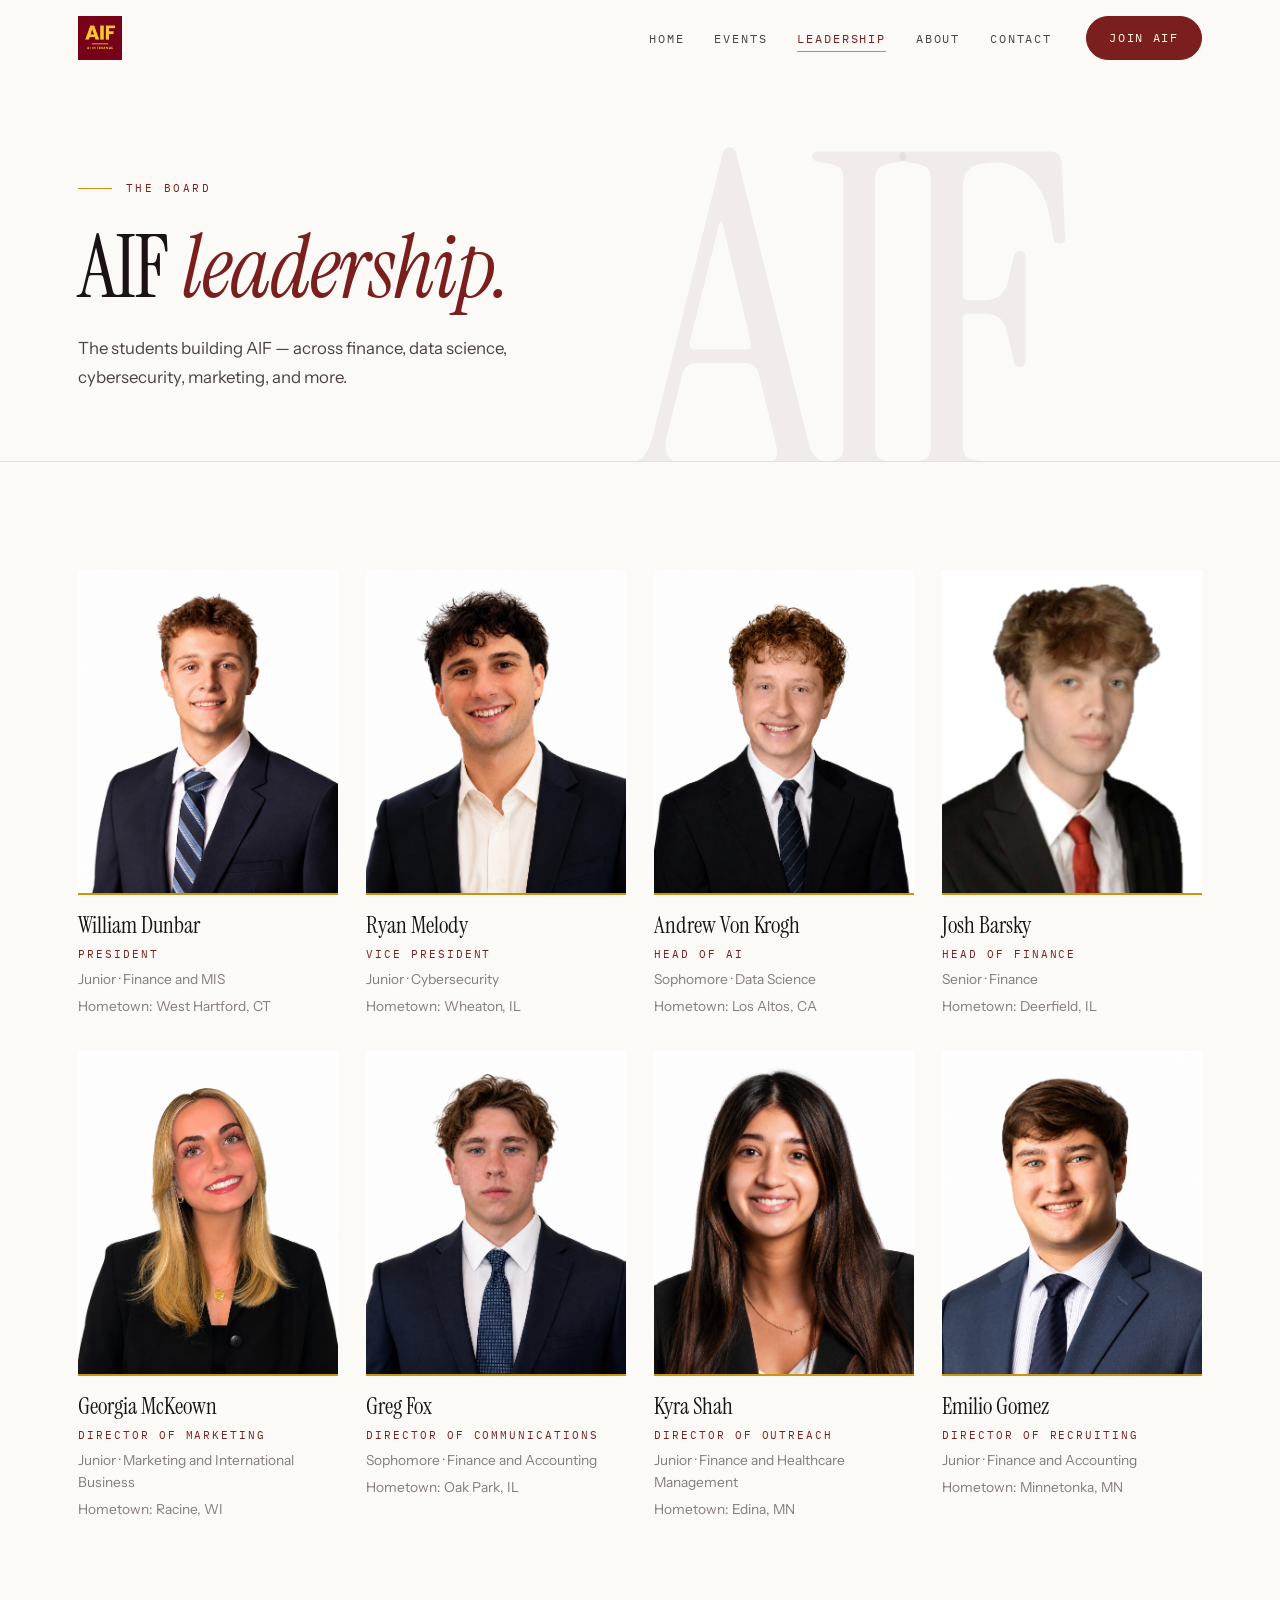
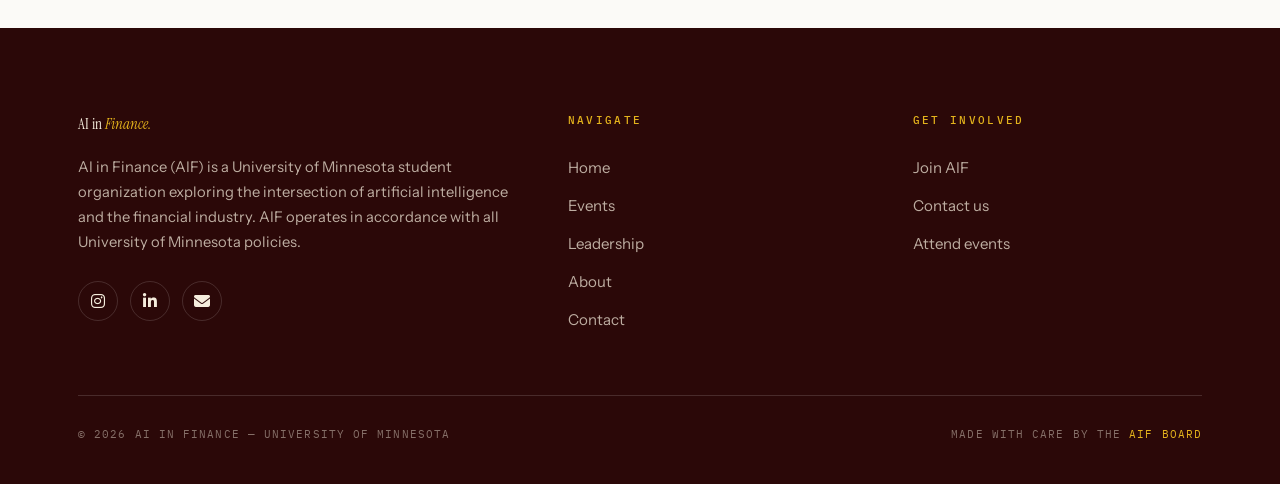
<file: team.html>
<!DOCTYPE html>
<html lang="en">
<head>
  <meta charset="UTF-8" />
  <meta name="viewport" content="width=device-width, initial-scale=1.0" />
  <title>Leadership — AI in Finance | University of Minnesota</title>
  <meta name="description" content="Meet the leadership of AI in Finance (AIF), a University of Minnesota student organization focused on the intersection of artificial intelligence and finance." />
  <link rel="icon" type="image/png" href="assets/images/brand/aif-logo.png" />
  <link rel="stylesheet" href="style.css" />
  <link rel="preconnect" href="https://fonts.googleapis.com" />
  <link rel="preconnect" href="https://fonts.gstatic.com" crossorigin />
  <link href="https://fonts.googleapis.com/css2?family=Instrument+Serif:ital@0;1&family=Instrument+Sans:wght@400;500;600&family=IBM+Plex+Mono:wght@400;500&display=swap" rel="stylesheet" />
  <link rel="stylesheet" href="https://cdnjs.cloudflare.com/ajax/libs/font-awesome/6.5.0/css/all.min.css" />
</head>
<body class="leadership-page">

  <!-- NAVBAR -->
  <nav class="navbar">
    <div class="container navbar-inner">
      <a href="index.html" class="navbar-logo" aria-label="AI in Finance — University of Minnesota, home">
        <img src="assets/images/brand/aif-logo.png" alt="AI in Finance — University of Minnesota" class="navbar-logo-img" />
      </a>
      <div class="navbar-right">
        <ul class="navbar-links">
          <li><a href="index.html">Home</a></li>
          <li><a href="events.html">Events</a></li>
          <li><a href="team.html">Leadership</a></li>
          <li><a href="about.html">About</a></li>
          <li><a href="contact.html">Contact</a></li>
        </ul>
        <a href="contact.html" class="btn btn-solid navbar-cta">Join AIF</a>
      </div>
      <button class="hamburger" id="hamburger" aria-label="Menu">
        <span></span><span></span><span></span>
      </button>
    </div>
    <div class="mobile-menu" id="mobileMenu" style="display:none;">
      <a href="index.html">Home</a>
      <a href="events.html">Events</a>
      <a href="team.html">Leadership</a>
      <a href="about.html">About</a>
      <a href="contact.html">Contact</a>
    </div>
  </nav>

  <!-- PAGE HERO -->
  <section class="page-hero">
    <div class="container">
      <p class="eyebrow">The board</p>
      <h1 class="display">AIF <em>leadership.</em></h1>
      <p class="page-lead">The students building AIF — across finance, data science, cybersecurity, marketing, and more.</p>
    </div>
  </section>

  <!-- ROSTER -->
  <section class="section">
    <div class="container">
      <div class="team-grid">

        <article class="team-card reveal">
          <div class="team-photo"><img src="assets/images/leadership/will-dunbar.jpg" alt="Headshot of William Dunbar" loading="lazy" /></div>
          <h3>William Dunbar</h3>
          <p class="team-role">President</p>
          <p class="team-study">Junior · Finance and MIS</p>
          <p class="team-hometown">Hometown: West Hartford, CT</p>
        </article>

        <article class="team-card reveal">
          <div class="team-photo"><img src="assets/images/leadership/ryan-melody.jpg" alt="Headshot of Ryan Melody" loading="lazy" /></div>
          <h3>Ryan Melody</h3>
          <p class="team-role">Vice President</p>
          <p class="team-study">Junior · Cybersecurity</p>
          <p class="team-hometown">Hometown: Wheaton, IL</p>
        </article>

        <article class="team-card reveal">
          <div class="team-photo"><img src="assets/images/leadership/andrew-von-krogh.jpg" alt="Headshot of Andrew Von Krogh" loading="lazy" /></div>
          <h3>Andrew Von Krogh</h3>
          <p class="team-role">Head of AI</p>
          <p class="team-study">Sophomore · Data Science</p>
          <p class="team-hometown">Hometown: Los Altos, CA</p>
        </article>

        <article class="team-card reveal">
          <div class="team-photo"><img src="assets/images/leadership/josh-barsky.jpg" alt="Headshot of Josh Barsky" loading="lazy" /></div>
          <h3>Josh Barsky</h3>
          <p class="team-role">Head of Finance</p>
          <p class="team-study">Senior · Finance</p>
          <p class="team-hometown">Hometown: Deerfield, IL</p>
        </article>

        <article class="team-card reveal">
          <div class="team-photo"><img src="assets/images/leadership/georgia-mckeown.jpg" alt="Headshot of Georgia McKeown" loading="lazy" /></div>
          <h3>Georgia McKeown</h3>
          <p class="team-role">Director of Marketing</p>
          <p class="team-study">Junior · Marketing and International Business</p>
          <p class="team-hometown">Hometown: Racine, WI</p>
        </article>

        <article class="team-card reveal">
          <div class="team-photo"><img src="assets/images/leadership/greg-fox.jpg" alt="Headshot of Greg Fox" loading="lazy" /></div>
          <h3>Greg Fox</h3>
          <p class="team-role">Director of Communications</p>
          <p class="team-study">Sophomore · Finance and Accounting</p>
          <p class="team-hometown">Hometown: Oak Park, IL</p>
        </article>

        <article class="team-card reveal">
          <div class="team-photo"><img src="assets/images/leadership/kyra-shah.jpg" alt="Headshot of Kyra Shah" loading="lazy" /></div>
          <h3>Kyra Shah</h3>
          <p class="team-role">Director of Outreach</p>
          <p class="team-study">Junior · Finance and Healthcare Management</p>
          <p class="team-hometown">Hometown: Edina, MN</p>
        </article>

        <article class="team-card reveal">
          <div class="team-photo"><img src="assets/images/leadership/emilio-gomez.jpg" alt="Headshot of Emilio Gomez" loading="lazy" /></div>
          <h3>Emilio Gomez</h3>
          <p class="team-role">Director of Recruiting</p>
          <p class="team-study">Junior · Finance and Accounting</p>
          <p class="team-hometown">Hometown: Minnetonka, MN</p>
        </article>

      </div>
    </div>
  </section>

  <!-- FOOTER -->
  <footer class="footer">
    <div class="container">
      <div class="footer-grid">
        <div class="footer-brand">
          <p class="footer-word">AI in <em>Finance.</em></p>
          <p>AI in Finance (AIF) is a University of Minnesota student organization exploring the intersection of artificial intelligence and the financial industry. AIF operates in accordance with all University of Minnesota policies.</p>
          <div class="footer-social">
            <a href="https://instagram.com/aifclub_umn" target="_blank" rel="noopener" aria-label="Instagram"><i class="fa-brands fa-instagram"></i></a>
            <a href="https://www.linkedin.com/company/umnaif" target="_blank" rel="noopener" aria-label="LinkedIn"><i class="fa-brands fa-linkedin-in"></i></a>
            <a href="mailto:aif@umn.edu" aria-label="Email"><i class="fa-solid fa-envelope"></i></a>
          </div>
        </div>
        <div class="footer-col">
          <h5>Navigate</h5>
          <a href="index.html">Home</a>
          <a href="events.html">Events</a>
          <a href="team.html">Leadership</a>
          <a href="about.html">About</a>
          <a href="contact.html">Contact</a>
        </div>
        <div class="footer-col">
          <h5>Get involved</h5>
          <a href="contact.html">Join AIF</a>
          <a href="contact.html">Contact us</a>
          <a href="events.html">Attend events</a>
        </div>
      </div>
      <div class="footer-bottom">
        <p>© 2026 AI in Finance — University of Minnesota</p>
        <p>Made with care by the <span>AIF Board</span></p>
      </div>
    </div>
  </footer>

  <script src="script.js"></script>
</body>
</html>
</file>
<file: style.css>
/* ==========================================================
   AIF — AI in Finance · University of Minnesota
   Redesign: editorial paper + ledger/ticker system
   Type: Instrument Serif (display) · Instrument Sans (body)
         IBM Plex Mono (data, labels, ticker)
   ========================================================== */

:root {
  --paper: #FBFAF7;
  --paper-deep: #F4F1EA;
  --ink: #1A1214;
  --ink-soft: #4C4145;
  --ink-faint: #857A7E;
  --maroon: #7A1E1E;
  --maroon-deep: #4A0F0F;
  --maroon-ink: #2B0808;
  --gold: #C9940F;
  --gold-bright: #E4B31C;
  --hairline: #E6DFD3;
  --hairline-dark: rgba(255, 255, 255, 0.14);

  --font-display: 'Instrument Serif', Georgia, serif;
  --font-body: 'Instrument Sans', system-ui, -apple-system, sans-serif;
  --font-mono: 'IBM Plex Mono', ui-monospace, 'SF Mono', monospace;

  --container: 1180px;
  --ease: cubic-bezier(0.22, 1, 0.36, 1);
}

*, *::before, *::after { box-sizing: border-box; margin: 0; padding: 0; }

html { scroll-behavior: smooth; }

body {
  font-family: var(--font-body);
  background: var(--paper);
  color: var(--ink);
  line-height: 1.6;
  font-size: 16px;
  -webkit-font-smoothing: antialiased;
}

img { max-width: 100%; display: block; }
a { color: inherit; text-decoration: none; }
ul { list-style: none; }
button { font: inherit; cursor: pointer; }

::selection { background: var(--gold-bright); color: var(--maroon-ink); }

.container {
  max-width: var(--container);
  margin: 0 auto;
  padding: 0 28px;
}

/* ---------- Type utilities ---------- */

.eyebrow {
  font-family: var(--font-mono);
  font-size: 0.7rem;
  letter-spacing: 0.22em;
  text-transform: uppercase;
  color: var(--maroon);
  display: flex;
  align-items: center;
  gap: 14px;
  margin-bottom: 26px;
}
.eyebrow::before {
  content: "";
  width: 34px;
  height: 1px;
  background: var(--gold);
  flex: none;
}

.display {
  font-family: var(--font-display);
  font-weight: 400;
  letter-spacing: -0.015em;
  line-height: 1.02;
  color: var(--ink);
}
.display em {
  font-style: italic;
  color: var(--maroon);
}

/* ---------- Buttons ---------- */

.btn {
  display: inline-flex;
  align-items: center;
  gap: 10px;
  font-family: var(--font-mono);
  font-size: 0.78rem;
  letter-spacing: 0.14em;
  text-transform: uppercase;
  padding: 15px 26px;
  border: 1px solid var(--ink);
  border-radius: 999px;
  color: var(--ink);
  background: transparent;
  transition: background 0.25s var(--ease), color 0.25s var(--ease),
              border-color 0.25s var(--ease), transform 0.25s var(--ease);
}
.btn:hover { transform: translateY(-2px); }
.btn:focus-visible,
a:focus-visible,
button:focus-visible,
input:focus-visible,
select:focus-visible,
textarea:focus-visible {
  outline: 2px solid var(--gold);
  outline-offset: 3px;
}

.btn-solid {
  background: var(--maroon);
  border-color: var(--maroon);
  color: #FFF6E3;
}
.btn-solid:hover { background: var(--maroon-deep); border-color: var(--maroon-deep); }

.btn-ghost:hover { background: var(--ink); color: var(--paper); }

.btn .arrow { transition: transform 0.25s var(--ease); }
.btn:hover .arrow { transform: translateX(4px); }

/* ---------- Navbar ---------- */

.navbar {
  position: fixed;
  inset: 0 0 auto 0;
  z-index: 60;
  background: rgba(251, 250, 247, 0.86);
  backdrop-filter: blur(12px);
  -webkit-backdrop-filter: blur(12px);
  border-bottom: 1px solid transparent;
  transition: border-color 0.3s var(--ease);
}
.navbar.scrolled { border-bottom-color: var(--hairline); }

.navbar-inner {
  display: flex;
  align-items: center;
  justify-content: space-between;
  height: 76px;
}

.navbar-logo-img { height: 44px; width: auto; }

.navbar-right { display: flex; align-items: center; gap: 34px; }

.navbar-links { display: flex; gap: 30px; }
.navbar-links a {
  font-family: var(--font-mono);
  font-size: 0.72rem;
  letter-spacing: 0.16em;
  text-transform: uppercase;
  color: var(--ink-soft);
  padding: 6px 0;
  position: relative;
  transition: color 0.2s ease;
}
.navbar-links a::after {
  content: "";
  position: absolute;
  left: 0; right: 100%; bottom: 0;
  height: 1px;
  background: var(--gold);
  transition: right 0.3s var(--ease);
}
.navbar-links a:hover { color: var(--ink); }
.navbar-links a:hover::after,
.navbar-links a.active::after { right: 0; }
.navbar-links a.active { color: var(--maroon); }

.navbar-cta { padding: 11px 22px; }

.hamburger {
  display: none;
  background: none;
  border: 0;
  width: 40px; height: 40px;
  flex-direction: column;
  justify-content: center;
  gap: 6px;
}
.hamburger span {
  display: block;
  height: 1.5px;
  width: 24px;
  margin: 0 auto;
  background: var(--ink);
  transition: transform 0.3s var(--ease), opacity 0.2s ease;
}
.hamburger.open span:nth-child(1) { transform: translateY(7.5px) rotate(45deg); }
.hamburger.open span:nth-child(2) { opacity: 0; }
.hamburger.open span:nth-child(3) { transform: translateY(-7.5px) rotate(-45deg); }

.mobile-menu {
  display: none;
  flex-direction: column;
  border-top: 1px solid var(--hairline);
  background: var(--paper);
  padding: 12px 28px 26px;
}
.mobile-menu a {
  font-family: var(--font-mono);
  font-size: 0.8rem;
  letter-spacing: 0.16em;
  text-transform: uppercase;
  padding: 15px 0;
  border-bottom: 1px solid var(--hairline);
  color: var(--ink-soft);
}
.mobile-menu a.active { color: var(--maroon); }

/* ---------- Hero (home) ---------- */

.hero {
  padding: 190px 0 96px;
  position: relative;
  overflow: hidden;
}

.hero .container {
  position: relative;
}

.hero .eyebrow,
.hero h1,
.hero-lead,
.hero-actions,
.hero-facts {
  position: relative;
  z-index: 2;
}

.hero h1 {
  font-size: clamp(3.1rem, 8.6vw, 7.2rem);
  max-width: 12ch;
}

.rewrite-wrap { white-space: nowrap; }
.rewrite {
  font-style: italic;
  color: var(--maroon);
}
.caret {
  display: inline-block;
  width: 0.5ch;
  height: 0.78em;
  margin-left: 0.06em;
  background: var(--gold-bright);
  vertical-align: -0.06em;
  animation: blink 1.1s steps(1) infinite;
}
@keyframes blink { 50% { opacity: 0; } }

.hero-lead {
  margin-top: 34px;
  max-width: 470px;
  font-size: 1.08rem;
  line-height: 1.7;
  color: var(--ink-soft);
}

.hero-actions {
  margin-top: 42px;
  display: flex;
  flex-wrap: wrap;
  gap: 14px;
}

.hero-skyline {
  position: absolute;
  top: -66px;
  left: 50%;
  right: auto;
  transform: translateX(-39.15%);
  width: clamp(1040px, 79.5vw, 1328px);
  max-width: none;
  z-index: 1;
  pointer-events: none;
  user-select: none;
  opacity: 1;
}
.hero-skyline img {
  width: 100%;
  height: auto;
  max-height: none;
  display: block;
  object-fit: contain;
  object-position: center right;
  filter: none;
}

.hero-student-note {
  position: absolute;
  top: -42px;
  right: -12px;
  z-index: 3;
  font-family: "Bradley Hand", "Segoe Print", "Comic Sans MS", "Comic Sans", cursive;
  font-size: 0.82rem;
  font-weight: 400;
  line-height: 1;
  letter-spacing: 0.15em;
  color: rgba(122, 30, 30, 0.82);
  white-space: nowrap;
  pointer-events: none;
  user-select: none;
  text-decoration: none;
  transform: rotate(-1deg);
}

.hero-facts {
  margin-top: 64px;
  display: flex;
  flex-wrap: wrap;
  gap: 10px 0;
  border-top: 1px solid var(--hairline);
  padding-top: 22px;
  font-family: var(--font-mono);
  font-size: 0.72rem;
  letter-spacing: 0.16em;
  text-transform: uppercase;
  color: var(--ink-faint);
}
.hero-facts span { display: flex; align-items: center; }
.hero-facts span + span::before {
  content: "/";
  margin: 0 18px;
  color: var(--gold);
}
.hero-facts b { color: var(--ink); font-weight: 600; margin-right: 0.5ch; }

/* ---------- Ticker ---------- */

.ticker {
  background: var(--maroon-ink);
  border-block: 1px solid var(--maroon-deep);
  overflow: hidden;
  padding: 13px 0;
}
.ticker-track {
  display: flex;
  width: max-content;
  animation: ticker 44s linear infinite;
}
.ticker:hover .ticker-track { animation-play-state: paused; }
.ticker-group {
  display: flex;
  align-items: center;
  flex: none;
  font-family: var(--font-mono);
  font-size: 0.72rem;
  letter-spacing: 0.18em;
  text-transform: uppercase;
  color: #EBD9AE;
  white-space: nowrap;
}
.ticker-group span { padding-right: 12px; }
.ticker-group .up { color: var(--gold-bright); }
.ticker-group .dot { color: var(--maroon); padding: 0 12px 0 0; }
.ticker-group .dot::before { content: "•"; color: #6B4A20; }
@keyframes ticker {
  from { transform: translateX(0); }
  to   { transform: translateX(-50%); }
}

/* ---------- Sections ---------- */

.section { padding: 108px 0; }

.section-head {
  display: flex;
  align-items: flex-end;
  justify-content: space-between;
  gap: 24px;
  flex-wrap: wrap;
  margin-bottom: 58px;
}
.section-head h2 { font-size: clamp(2.2rem, 4.6vw, 3.6rem); }

.link-plain {
  font-family: var(--font-mono);
  font-size: 0.74rem;
  letter-spacing: 0.16em;
  text-transform: uppercase;
  color: var(--maroon);
  display: inline-flex;
  align-items: center;
  gap: 8px;
  border-bottom: 1px solid var(--gold);
  padding-bottom: 4px;
  transition: gap 0.25s var(--ease);
}
.link-plain:hover { gap: 13px; }

/* ---------- Experience ledger (home) ---------- */

.ledger { border-top: 1px solid var(--hairline); }

.ledger-row {
  display: grid;
  grid-template-columns: 190px minmax(0, 1fr) minmax(0, 1.2fr);
  gap: 30px;
  align-items: baseline;
  padding: 38px 0;
  border-bottom: 1px solid var(--hairline);
  transition: background 0.3s var(--ease);
}
.ledger-row:hover { background: rgba(122, 30, 30, 0.028); }

.ledger-tag {
  font-family: var(--font-mono);
  font-size: 0.7rem;
  letter-spacing: 0.2em;
  text-transform: uppercase;
  color: var(--gold);
}

.ledger-row h3 {
  font-family: var(--font-display);
  font-weight: 400;
  font-size: clamp(1.5rem, 2.6vw, 2.1rem);
  line-height: 1.08;
}

.ledger-row p {
  color: var(--ink-soft);
  font-size: 0.99rem;
  line-height: 1.7;
}

/* ---------- Belief band ---------- */

.belief-band {
  position: relative;
  overflow: hidden;
  background: var(--maroon-ink);
  color: #F5EDDD;
  padding: 118px 0;
}
.belief-band .container { position: relative; }
.belief-band .eyebrow { color: var(--gold-bright); }
.belief-band .eyebrow::before { background: var(--gold-bright); }
.belief-band blockquote {
  font-family: var(--font-display);
  font-size: clamp(2rem, 5vw, 3.7rem);
  line-height: 1.12;
  max-width: 20ch;
}
.belief-band blockquote em { color: var(--gold-bright); font-style: italic; }
.belief-band .band-foot {
  margin-top: 44px;
  display: flex;
  flex-wrap: wrap;
  align-items: center;
  justify-content: space-between;
  gap: 22px;
  border-top: 1px solid var(--hairline-dark);
  padding-top: 26px;
}
.belief-band .band-foot p {
  color: rgba(245, 237, 221, 0.66);
  max-width: 520px;
  font-size: 0.98rem;
}
.belief-band .link-plain { color: var(--gold-bright); border-color: var(--gold-bright); }


.belief-notes {
  position: absolute;
  inset: 0;
  z-index: 2;
  pointer-events: none;
  user-select: none;
}

.belief-note {
  position: absolute;
  width: max-content;
  font-family: "Bradley Hand", "Segoe Print", "Comic Sans MS", "Comic Sans", cursive;
  font-size: clamp(0.82rem, 1.08vw, 1.05rem);
  font-weight: 400;
  line-height: 1.16;
  letter-spacing: 0.035em;
  color: rgba(228, 179, 28, 0.80);
  white-space: nowrap;
  text-transform: none;
  text-decoration: none;
  text-shadow: none;
}

.belief-note::after {
  content: "";
  position: absolute;
  left: 50%;
  bottom: -9px;
  width: 58px;
  height: 1px;
  background: rgba(228, 179, 28, 0.74);
  transform: translateX(-42%) rotate(-4deg);
  transform-origin: center;
}

.belief-note-top {
  top: -76px;
  left: 76.4%;
  transform: rotate(-6deg);
}

.belief-note-top::after {
  width: 64px;
  transform: translateX(-28%) rotate(-5deg);
}

.belief-note-middle {
  top: 50px;
  left: 60.5%;
  transform: rotate(-3deg);
}

.belief-note-middle::after {
  width: 60px;
  transform: translateX(-25%) rotate(-6deg);
}

.belief-note-lower {
  top: 128px;
  left: 82.8%;
  transform: rotate(-2deg);
}

.belief-note-lower::after {
  width: 78px;
  transform: translateX(-31%) rotate(-5deg);
}

/* ---------- Join CTA ---------- */

.join-cta { text-align: center; padding: 130px 0 140px; }
.join-cta h2 {
  font-size: clamp(2.8rem, 7vw, 5.6rem);
  max-width: 14ch;
  margin: 0 auto 20px;
}
.join-cta p {
  color: var(--ink-soft);
  max-width: 460px;
  margin: 0 auto 40px;
}

/* ---------- Page hero (interior pages) ---------- */

.page-hero {
  padding: 180px 0 70px;
  border-bottom: 1px solid var(--hairline);
}
.page-hero h1 { font-size: clamp(2.9rem, 7vw, 5.4rem); }
.page-hero .page-lead {
  margin-top: 22px;
  max-width: 520px;
  color: var(--ink-soft);
  font-size: 1.05rem;
  line-height: 1.7;
}


/* ---------- Events hero illustration ---------- */

.events-hero {
  position: relative;
  overflow: visible;
  isolation: isolate;
}
.events-hero::after {
  content: "";
  position: absolute;
  z-index: 1;
  left: 0;
  right: 0;
  bottom: -108px;
  height: 260px;
  pointer-events: none;
  background: linear-gradient(180deg, rgba(251, 250, 247, 0) 0%, rgba(251, 250, 247, 0.68) 60%, var(--paper) 100%);
}
.events-hero .container {
  position: relative;
  z-index: 2;
}
.events-hero-art {
  position: absolute;
  z-index: 1;
  pointer-events: none;
  user-select: none;
  top: 72px;
  left: 42%;
  width: min(920px, 58vw);
  height: 500px;
  overflow: hidden;
  opacity: 0.74;
  transform: translateZ(0);
  mix-blend-mode: multiply;
  -webkit-mask-image: linear-gradient(90deg, transparent 0%, rgba(0,0,0,0.04) 6%, rgba(0,0,0,0.48) 19%, black 35%, black 100%);
  mask-image: linear-gradient(90deg, transparent 0%, rgba(0,0,0,0.04) 6%, rgba(0,0,0,0.48) 19%, black 35%, black 100%);
}
.events-hero-art img {
  display: block;
  width: 100%;
  max-width: none;
  height: auto;
  -webkit-mask-image: linear-gradient(180deg, black 0%, black 52%, rgba(0,0,0,0.52) 64%, transparent 74%);
  mask-image: linear-gradient(180deg, black 0%, black 52%, rgba(0,0,0,0.52) 64%, transparent 74%);
}

/* ---------- About ---------- */

.about-grid {
  display: grid;
  grid-template-columns: 1fr 1fr;
  gap: clamp(48px, 7vw, 110px);
}
.about-grid h2 {
  font-family: var(--font-display);
  font-weight: 400;
  font-size: clamp(1.8rem, 3.2vw, 2.6rem);
  line-height: 1.12;
  margin-bottom: 22px;
}
.about-grid h2 em { color: var(--maroon); }
.about-grid p {
  color: var(--ink-soft);
  line-height: 1.75;
  margin-bottom: 16px;
}

.about-principles { border-top: 1px solid var(--hairline); }
.principle {
  display: grid;
  grid-template-columns: 220px 1fr;
  gap: 30px;
  padding: 30px 0;
  border-bottom: 1px solid var(--hairline);
}
.principle .ledger-tag { padding-top: 4px; }
.principle p { color: var(--ink-soft); max-width: 640px; }

/* ---------- Events ---------- */

.event-list { border-top: 1px solid var(--hairline); }

.event-row {
  display: grid;
  grid-template-columns: 150px 170px minmax(0, 1fr) 24px;
  gap: 28px;
  align-items: center;
  padding: 34px 0;
  border-bottom: 1px solid var(--hairline);
  transition: background 0.3s var(--ease);
}
.event-row:hover { background: rgba(122, 30, 30, 0.028); }

.event-date {
  font-family: var(--font-mono);
  font-size: 0.76rem;
  letter-spacing: 0.12em;
  text-transform: uppercase;
  color: var(--ink-faint);
}

.event-row h3 {
  font-family: var(--font-display);
  font-weight: 400;
  font-size: clamp(1.3rem, 2.2vw, 1.75rem);
  line-height: 1.12;
  margin-bottom: 8px;
}
.event-row .event-desc {
  color: var(--ink-soft);
  font-size: 0.95rem;
  line-height: 1.65;
  max-width: 640px;
}
.event-row .tick {
  color: var(--gold);
  font-family: var(--font-mono);
  transition: transform 0.25s var(--ease);
}
.event-row:hover .tick { transform: translateX(5px); }

.events-note {
  margin-top: 42px;
  font-family: var(--font-mono);
  font-size: 0.74rem;
  letter-spacing: 0.14em;
  text-transform: uppercase;
  color: var(--ink-faint);
}
.events-note a { color: var(--maroon); border-bottom: 1px solid var(--gold); }


/* ---------- Leadership hero monogram watermark ---------- */

.leadership-page .page-hero {
  position: relative;
  overflow: hidden;
  isolation: isolate;
}

.leadership-page .page-hero::before {
  content: "AIF";
  position: absolute;
  z-index: 0;
  left: 49%;
  right: auto;
  bottom: -26px;
  font-family: var(--font-display);
  font-size: clamp(15rem, 35vw, 32rem);
  font-weight: 400;
  line-height: 0.74;
  letter-spacing: -0.055em;
  color: rgba(74, 15, 15, 0.055);
  white-space: nowrap;
  pointer-events: none;
  user-select: none;
}

.leadership-page .page-hero .container {
  position: relative;
  z-index: 1;
}

/* ---------- Leadership ---------- */

.team-grid {
  display: grid;
  grid-template-columns: repeat(4, 1fr);
  gap: 34px 28px;
}

.team-card { position: relative; }

.team-photo {
  aspect-ratio: 4 / 5;
  overflow: hidden;
  background: var(--paper-deep);
  border-bottom: 2px solid var(--gold);
}
.team-photo img {
  width: 100%;
  height: 100%;
  object-fit: cover;
  object-position: center top;
  filter: none;
  transition: transform 0.6s var(--ease);
}
.team-card:hover .team-photo img {
  transform: scale(1.025);
}

.team-card h3 {
  font-family: var(--font-display);
  font-weight: 400;
  font-size: 1.45rem;
  line-height: 1.1;
  margin-top: 18px;
}
.team-role {
  font-family: var(--font-mono);
  font-size: 0.68rem;
  letter-spacing: 0.18em;
  text-transform: uppercase;
  color: var(--maroon);
  margin-top: 7px;
}
.team-study {
  font-size: 0.86rem;
  color: var(--ink-faint);
  margin-top: 5px;
}

.team-hometown {
  font-size: 0.86rem;
  color: var(--ink-faint);
  margin-top: 5px;
  font-weight: 400;
}

/* ---------- Contact ---------- */

.contact-grid {
  display: grid;
  grid-template-columns: minmax(0, 0.85fr) minmax(0, 1.15fr);
  gap: clamp(48px, 7vw, 100px);
}

.contact-channels { border-top: 1px solid var(--hairline); margin-top: 8px; }
.contact-channel {
  display: flex;
  align-items: baseline;
  justify-content: space-between;
  gap: 18px;
  padding: 22px 0;
  border-bottom: 1px solid var(--hairline);
  transition: background 0.3s var(--ease);
}
.contact-channel:hover { background: rgba(122, 30, 30, 0.028); }
.contact-channel .ledger-tag { flex: none; }
.contact-channel .value {
  font-family: var(--font-mono);
  font-size: 0.82rem;
  color: var(--ink);
  text-align: right;
  word-break: break-word;
}

.contact-blurb { color: var(--ink-soft); margin-bottom: 34px; max-width: 40ch; }

.form-grid { display: grid; grid-template-columns: 1fr 1fr; gap: 26px 28px; }

.field { display: flex; flex-direction: column; gap: 8px; }
.field.full { grid-column: 1 / -1; }
.field label {
  font-family: var(--font-mono);
  font-size: 0.66rem;
  letter-spacing: 0.2em;
  text-transform: uppercase;
  color: var(--ink-faint);
}
.field input,
.field select,
.field textarea {
  font-family: var(--font-body);
  font-size: 1rem;
  color: var(--ink);
  background: transparent;
  border: 0;
  border-bottom: 1px solid var(--hairline);
  padding: 10px 2px;
  border-radius: 0;
  transition: border-color 0.25s ease;
}
.field textarea { resize: vertical; min-height: 96px; }
.field input:focus,
.field select:focus,
.field textarea:focus {
  outline: none;
  border-bottom-color: var(--maroon);
}
.form-submit { grid-column: 1 / -1; margin-top: 10px; }

/* ---------- Footer ---------- */

.footer {
  background: var(--maroon-ink);
  color: rgba(245, 237, 221, 0.72);
  padding: 84px 0 40px;
}
.footer-grid {
  display: grid;
  grid-template-columns: minmax(0, 1.5fr) minmax(0, 1fr) minmax(0, 1fr);
  gap: 56px;
  padding-bottom: 56px;
  border-bottom: 1px solid var(--hairline-dark);
}
.footer-word {
  font-family: var(--font-display);
  font-size: 1.9rem;
  color: #F5EDDD;
  line-height: 1.1;
  margin-bottom: 18px;
}
.footer-word em { color: var(--gold-bright); }
.footer-brand p { font-size: 0.92rem; line-height: 1.7; max-width: 46ch; }

.footer-social { display: flex; gap: 12px; margin-top: 26px; }
.footer-social a {
  width: 40px; height: 40px;
  border: 1px solid var(--hairline-dark);
  border-radius: 999px;
  display: grid;
  place-items: center;
  color: #F5EDDD;
  transition: border-color 0.25s ease, color 0.25s ease, transform 0.25s var(--ease);
}
.footer-social a:hover {
  border-color: var(--gold-bright);
  color: var(--gold-bright);
  transform: translateY(-2px);
}

.footer-col h5 {
  font-family: var(--font-mono);
  font-size: 0.66rem;
  letter-spacing: 0.22em;
  text-transform: uppercase;
  color: var(--gold-bright);
  margin-bottom: 20px;
  font-weight: 500;
}
.footer-col a {
  display: block;
  padding: 7px 0;
  font-size: 0.94rem;
  color: rgba(245, 237, 221, 0.72);
  transition: color 0.2s ease, padding-left 0.25s var(--ease);
}
.footer-col a:hover { color: #F5EDDD; padding-left: 6px; }

.footer-bottom {
  display: flex;
  flex-wrap: wrap;
  gap: 12px 30px;
  justify-content: space-between;
  padding-top: 30px;
  font-family: var(--font-mono);
  font-size: 0.68rem;
  letter-spacing: 0.1em;
  text-transform: uppercase;
  color: rgba(245, 237, 221, 0.45);
}
.footer-bottom span { color: var(--gold-bright); }

/* ---------- Reveal on scroll ---------- */

.reveal {
  opacity: 0;
  transform: translateY(22px);
  transition: opacity 0.7s var(--ease), transform 0.7s var(--ease);
}
.reveal.in { opacity: 1; transform: none; }

/* ---------- Reduced motion ---------- */

@media (prefers-reduced-motion: reduce) {
  html { scroll-behavior: auto; }
  .ticker-track { animation: none; }
  .caret { animation: none; }
  .reveal { opacity: 1; transform: none; transition: none; }
  *, *::before, *::after { transition-duration: 0.01ms !important; }
}

/* ---------- Responsive ---------- */

@media (max-width: 1000px) {
  .belief-note { font-size: 0.78rem; }
  .belief-note-top { top: -62px; left: 73%; }
  .belief-note-middle { top: 48px; left: 58%; }
  .belief-note-lower { top: 134px; left: 76%; }

  .events-hero-art {
    left: 40%;
    width: min(780px, 72vw);
    height: 420px;
    top: 98px;
    opacity: 0.62;
  }

  .hero-skyline {
    top: -24px;
    left: 54%;
    right: auto;
    transform: translateX(-35%);
    width: min(92vw, 980px);
    max-width: none;
    min-width: 0;
    opacity: 0.72;
  }

  .team-grid { grid-template-columns: repeat(3, 1fr); }
  .ledger-row { grid-template-columns: 150px 1fr; }
  .ledger-row p { grid-column: 2; }
  .event-row { grid-template-columns: 130px 1fr 20px; }
  .event-row .event-body { grid-column: 2; }
  .event-row .event-date { grid-row: 1; }
}

@media (max-width: 820px) {
  .belief-notes { display: none; }
  .hero-skyline { display: none; }
  .events-hero-art { display: none; }

  .navbar-links, .navbar-cta { display: none; }
  .hamburger { display: flex; }

  .hero { padding: 150px 0 72px; }
  .section { padding: 78px 0; }
  .page-hero { padding: 140px 0 54px; }

  .about-grid, .contact-grid { grid-template-columns: 1fr; }
  .team-grid { grid-template-columns: repeat(2, 1fr); gap: 30px 20px; }
  .principle { grid-template-columns: 1fr; gap: 8px; }

  .ledger-row { grid-template-columns: 1fr; gap: 10px; padding: 30px 0; }
  .ledger-row p { grid-column: auto; }

  .event-row { grid-template-columns: 1fr; gap: 10px; }
  .event-row .tick { display: none; }

  .form-grid { grid-template-columns: 1fr; }
}

@media (max-width: 480px) {
  .team-grid { grid-template-columns: 1fr 1fr; }
  .team-card h3 { font-size: 1.2rem; }
  .hero-facts span + span::before { margin: 0 10px; }
}

/* ---------- About page integrated approved hero ---------- */

.about-page .about-copy-hero {
  position: relative;
  min-height: 680px;
  padding: 0;
  overflow: hidden;
  isolation: isolate;
  border-bottom: 0;
  background-color: var(--paper);
  background-image: url("assets/images/sketches/about-hero-approved.png");
  background-repeat: no-repeat;
  background-position: center 92px;
  background-size: min(1720px, calc(100vw + 320px)) auto;
}

.about-page .about-copy-hero::after {
  content: "";
  position: absolute;
  z-index: 4;
  left: 50%;
  bottom: 0;
  width: min(1124px, calc(100vw - 284px));
  height: 1px;
  transform: translateX(-50%);
  background: rgba(201, 148, 15, 0.34);
  pointer-events: none;
}

.about-page .about-copy-hero .container {
  position: relative;
  z-index: 3;
  max-width: none;
  min-height: 680px;
  padding: 276px clamp(28px, 7.1vw, 104px) 54px;
}

.about-page .about-copy-row {
  display: block;
  width: min(360px, 100%);
}

.about-page .about-copy-heading .eyebrow {
  margin-bottom: 20px;
}

.about-page .about-copy-hero h1 {
  font-size: clamp(4rem, 6.8vw, 5.4rem);
}

.about-page .about-copy-hero .page-lead {
  margin-top: 30px;
  max-width: 350px;
  color: var(--ink-soft);
  font-size: 1.05rem;
  line-height: 1.7;
}

.about-page .about-core-section {
  padding: 42px 0 108px;
}

.about-page .about-core-section .about-grid {
  align-items: start;
}

@media (max-width: 1000px) {
  .about-page .about-copy-hero {
    min-height: 620px;
    background-position: center 100px;
    background-size: min(1220px, calc(100vw + 180px)) auto;
  }

  .about-page .about-copy-hero::after {
    width: calc(100vw - 56px);
  }

  .about-page .about-copy-hero .container {
    min-height: 620px;
    padding-top: 254px;
  }
}

@media (max-width: 820px) {
  .about-page .about-copy-hero {
    min-height: 690px;
    background-position: center 100px;
    background-size: 940px auto;
  }

  .about-page .about-copy-hero::after {
    width: calc(100vw - 56px);
  }

  .about-page .about-copy-hero .container {
    min-height: 690px;
    padding: 386px 28px 42px;
  }

  .about-page .about-copy-row {
    width: min(440px, 100%);
  }

  .about-page .about-copy-hero .page-lead {
    margin-top: 22px;
  }

  .about-page .about-core-section {
    padding-top: 34px;
  }
}

@media (max-width: 480px) {
  .about-page .about-copy-hero {
    min-height: 640px;
    background-position: center 96px;
    background-size: 780px auto;
  }

  .about-page .about-copy-hero .container {
    min-height: 640px;
    padding: 330px 24px 42px;
  }
}

/* ---------- About page locked hero (independent from Join) ---------- */

.about-page .about-fixed-hero {
  position: relative;
  height: 619px;
  min-height: 619px;
  padding: 0;
  overflow: hidden;
  isolation: isolate;
  background: var(--paper);
  border-bottom: 1px solid var(--hairline);
}

.about-page .about-fixed-hero-illustration {
  position: absolute;
  inset: 0;
  z-index: 0;
  pointer-events: none;
  user-select: none;
  overflow: hidden;
}

.about-page .about-fixed-hero-illustration img {
  width: 100%;
  height: 100%;
  max-width: none;
  object-fit: cover;
  object-position: center top;
  mix-blend-mode: multiply;
}

.about-page .about-fixed-hero::before,
.about-page .about-fixed-hero::after {
  content: "";
  position: absolute;
  top: 0;
  bottom: 0;
  z-index: 1;
  pointer-events: none;
}

.about-page .about-fixed-hero::before {
  left: 0;
  width: 13%;
  background: linear-gradient(90deg, var(--paper) 0%, rgba(251, 250, 247, 0.42) 38%, rgba(251, 250, 247, 0) 100%);
}

.about-page .about-fixed-hero::after {
  right: 0;
  width: 8%;
  background: linear-gradient(270deg, var(--paper) 0%, rgba(251, 250, 247, 0.34) 30%, rgba(251, 250, 247, 0) 100%);
}

.about-page .about-fixed-hero-content {
  position: relative;
  z-index: 2;
  padding-top: 219px;
}

.about-page .about-fixed-hero-copy {
  width: min(342px, calc(100vw - 56px));
  max-width: 342px;
  transform: translate(-20px, -42px);
}

.about-page .about-fixed-hero .eyebrow {
  margin-bottom: 24px;
}

.about-page .about-fixed-hero-eyebrow {
  visibility: hidden;
}

.about-page .about-fixed-hero .page-lead {
  max-width: 332px;
  margin-top: 24px;
}

/* ---------- Join / Contact page compressed tabletop hero ---------- */

.contact-page .join-map-hero {
  position: relative;
  height: 619px;
  min-height: 619px;
  padding: 0;
  overflow: hidden;
  isolation: isolate;
  background: var(--paper);
  border-bottom: 1px solid var(--hairline);
}

.contact-page .join-hero-illustration {
  position: absolute;
  inset: 0;
  z-index: 0;
  pointer-events: none;
  user-select: none;
  overflow: hidden;
}

.contact-page .join-hero-illustration img {
  width: 100vw;
  height: 100%;
  max-width: none;
  object-fit: cover;
  object-position: center top;
  mix-blend-mode: multiply;
}

.contact-page .join-map-hero::before,
.contact-page .join-map-hero::after {
  content: "";
  position: absolute;
  top: 0;
  bottom: 0;
  z-index: 1;
  pointer-events: none;
}

.contact-page .join-map-hero::before {
  left: 0;
  width: 7%;
  background: linear-gradient(90deg, var(--paper) 0%, rgba(251, 250, 247, 0.28) 46%, rgba(251, 250, 247, 0) 100%);
}

.contact-page .join-map-hero::after {
  right: 0;
  width: 5%;
  background: linear-gradient(270deg, var(--paper) 0%, rgba(251, 250, 247, 0.22) 40%, rgba(251, 250, 247, 0) 100%);
}

.contact-page .join-hero-content {
  position: relative;
  z-index: 2;
  width: min(405px, calc(100vw - 56px));
  max-width: none;
  margin: 0 auto;
  padding: clamp(230px, 17vw, 248px) 0 0;
  transform: translateX(18px);
}

.contact-page .join-map-hero .eyebrow {
  margin-bottom: 24px;
}

.contact-page .join-map-hero .page-lead {
  max-width: 405px;
  margin-top: 24px;
}

.contact-page > .section {
  padding-top: 37px;
}

@media (max-width: 1000px) {
  .about-page .about-fixed-hero {
    height: 560px;
    min-height: 560px;
  }

  .about-page .about-fixed-hero-content {
    padding-top: 190px;
  }

  .about-page .about-fixed-hero-illustration img {
    width: 116%;
    transform: translateX(-7%);
  }

  .contact-page .join-map-hero {
    height: 560px;
    min-height: 560px;
  }

  .contact-page .join-hero-content {
    padding-top: 210px;
    transform: none;
  }
}

@media (max-width: 820px) {
  .about-page .about-fixed-hero,
  .contact-page .join-map-hero {
    height: auto;
    min-height: 0;
    padding: 140px 0 54px;
  }

  .about-page .about-fixed-hero-content,
  .contact-page .join-hero-content {
    width: auto;
    max-width: var(--container);
    padding-top: 0;
    padding-left: 28px;
    padding-right: 28px;
    transform: none;
  }

  .about-page .about-fixed-hero-copy {
    width: auto;
    max-width: none;
    transform: none;
  }

  .about-page .about-fixed-hero-illustration,
  .contact-page .join-hero-illustration {
    display: none;
  }

  .contact-page > .section {
    padding-top: 78px;
  }
}

/* ---------- Contact page lower section ---------- */

.contact-page .contact-lower {
  padding-top: 37px;
  padding-bottom: 92px;
}

.contact-page .contact-lower .container {
  max-width: 1350px;
}

.contact-page .contact-lower-grid {
  display: grid;
  grid-template-columns: minmax(0, 0.9fr) minmax(0, 1.22fr);
  gap: clamp(48px, 5.7vw, 76px);
  align-items: stretch;
}

.contact-page .contact-lower-panel,
.contact-page .contact-form-panel {
  border: 1px solid rgba(201, 148, 15, 0.22);
  border-radius: 6px;
  background: rgba(251, 250, 247, 0.62);
}

.contact-page .contact-lower-panel {
  padding: 17px 28px 44px;
}

.contact-page .contact-form-panel {
  padding: 18px 40px 22px;
}

.contact-page .contact-lower .eyebrow {
  margin-bottom: 10px;
}

.contact-page .contact-lower-panel h2 {
  font-family: var(--font-display);
  font-weight: 400;
  letter-spacing: -0.025em;
  line-height: 0.98;
  font-size: clamp(2.55rem, 3.15vw, 3.35rem);
  color: var(--ink);
  margin-top: 0;
}

.contact-page .contact-lower-copy {
  margin-top: 15px;
  color: var(--ink-soft);
  font-size: 0.96rem;
  line-height: 1.48;
  max-width: 48ch;
}

.contact-page .contact-links-card {
  margin-top: 20px;
  border: 1px solid var(--hairline);
  border-radius: 2px;
  overflow: hidden;
  background: rgba(251, 250, 247, 0.42);
}

.contact-page .contact-link-row {
  min-height: 52px;
  display: grid;
  grid-template-columns: 26px minmax(148px, 0.88fr) minmax(0, 1.12fr) 22px;
  align-items: center;
  gap: 12px;
  padding: 0 17px;
  border-bottom: 1px solid var(--hairline);
  color: var(--ink);
  transition: background 0.25s var(--ease);
}

.contact-page .contact-link-row:last-child {
  border-bottom: 0;
}

.contact-page .contact-link-row:hover {
  background: rgba(122, 30, 30, 0.028);
}

.contact-page .contact-link-icon {
  width: 20px;
  display: inline-flex;
  align-items: center;
  justify-content: center;
  color: var(--maroon);
  font-size: 1.03rem;
}

.contact-page .contact-link-label {
  font-family: var(--font-mono);
  font-size: 0.67rem;
  letter-spacing: 0.22em;
  text-transform: uppercase;
  color: var(--maroon);
  white-space: nowrap;
}

.contact-page .contact-link-value {
  color: var(--ink-soft);
  font-size: 0.91rem;
  line-height: 1.25;
}

.contact-page .contact-link-arrow {
  justify-self: end;
  color: var(--gold);
  font-size: 1.17rem;
  line-height: 1;
}

.contact-page .contact-interest-form {
  display: grid;
  grid-template-columns: 1fr 1fr;
  gap: 18px 36px;
}

.contact-page .contact-form-field {
  display: flex;
  flex-direction: column;
  gap: 9px;
}

.contact-page .contact-form-field.full,
.contact-page .contact-form-submit,
.contact-page .contact-form-note {
  grid-column: 1 / -1;
}

.contact-page .contact-form-field label {
  font-family: var(--font-mono);
  font-size: 0.67rem;
  letter-spacing: 0.22em;
  text-transform: uppercase;
  color: var(--ink-faint);
}

.contact-page .contact-form-field input,
.contact-page .contact-form-field textarea {
  width: 100%;
  font-family: var(--font-body);
  font-size: 1rem;
  color: var(--ink);
  background: transparent;
  border: 0;
  border-bottom: 1px solid var(--hairline);
  border-radius: 0;
  padding: 8px 1px 9px;
  min-height: 33px;
  transition: border-color 0.25s ease;
}

.contact-page .contact-form-field textarea {
  min-height: 50px;
  border: 1px solid var(--hairline);
  border-radius: 4px;
  padding: 9px 10px;
  resize: vertical;
}

.contact-page .contact-form-field input:focus,
.contact-page .contact-form-field textarea:focus {
  outline: none;
  border-color: var(--maroon);
}

.contact-page .contact-form-submit {
  margin-top: 0;
}

.contact-page .contact-submit-button {
  min-width: 350px;
  justify-content: center;
  padding: 13px 28px;
  letter-spacing: 0.22em;
}

.contact-page .contact-form-note {
  margin-top: -8px;
  color: var(--ink-faint);
  font-size: 0.78rem;
  line-height: 1.5;
}

@media (max-width: 1000px) {
  .contact-page .contact-lower .container {
    max-width: var(--container);
  }

  .contact-page .contact-lower-grid {
    grid-template-columns: 1fr;
    gap: 28px;
  }
}

@media (max-width: 820px) {
  .contact-page .contact-lower {
    padding-top: 42px;
    padding-bottom: 78px;
  }

  .contact-page .contact-lower-panel,
  .contact-page .contact-form-panel {
    padding: 24px 22px 30px;
  }

  .contact-page .contact-interest-form {
    grid-template-columns: 1fr;
    gap: 19px;
  }

  .contact-page .contact-link-row {
    grid-template-columns: 24px 1fr 18px;
    gap: 10px;
    padding: 14px 14px;
  }

  .contact-page .contact-link-value {
    grid-column: 2 / 3;
    margin-top: -7px;
  }

  .contact-page .contact-link-arrow {
    grid-column: 3 / 4;
    grid-row: 1 / span 2;
  }

  .contact-page .contact-submit-button {
    width: 100%;
    min-width: 0;
  }
}

@media (max-width: 480px) {
  .contact-page .contact-lower-panel h2 {
    font-size: 2.45rem;
  }
}
</file>
